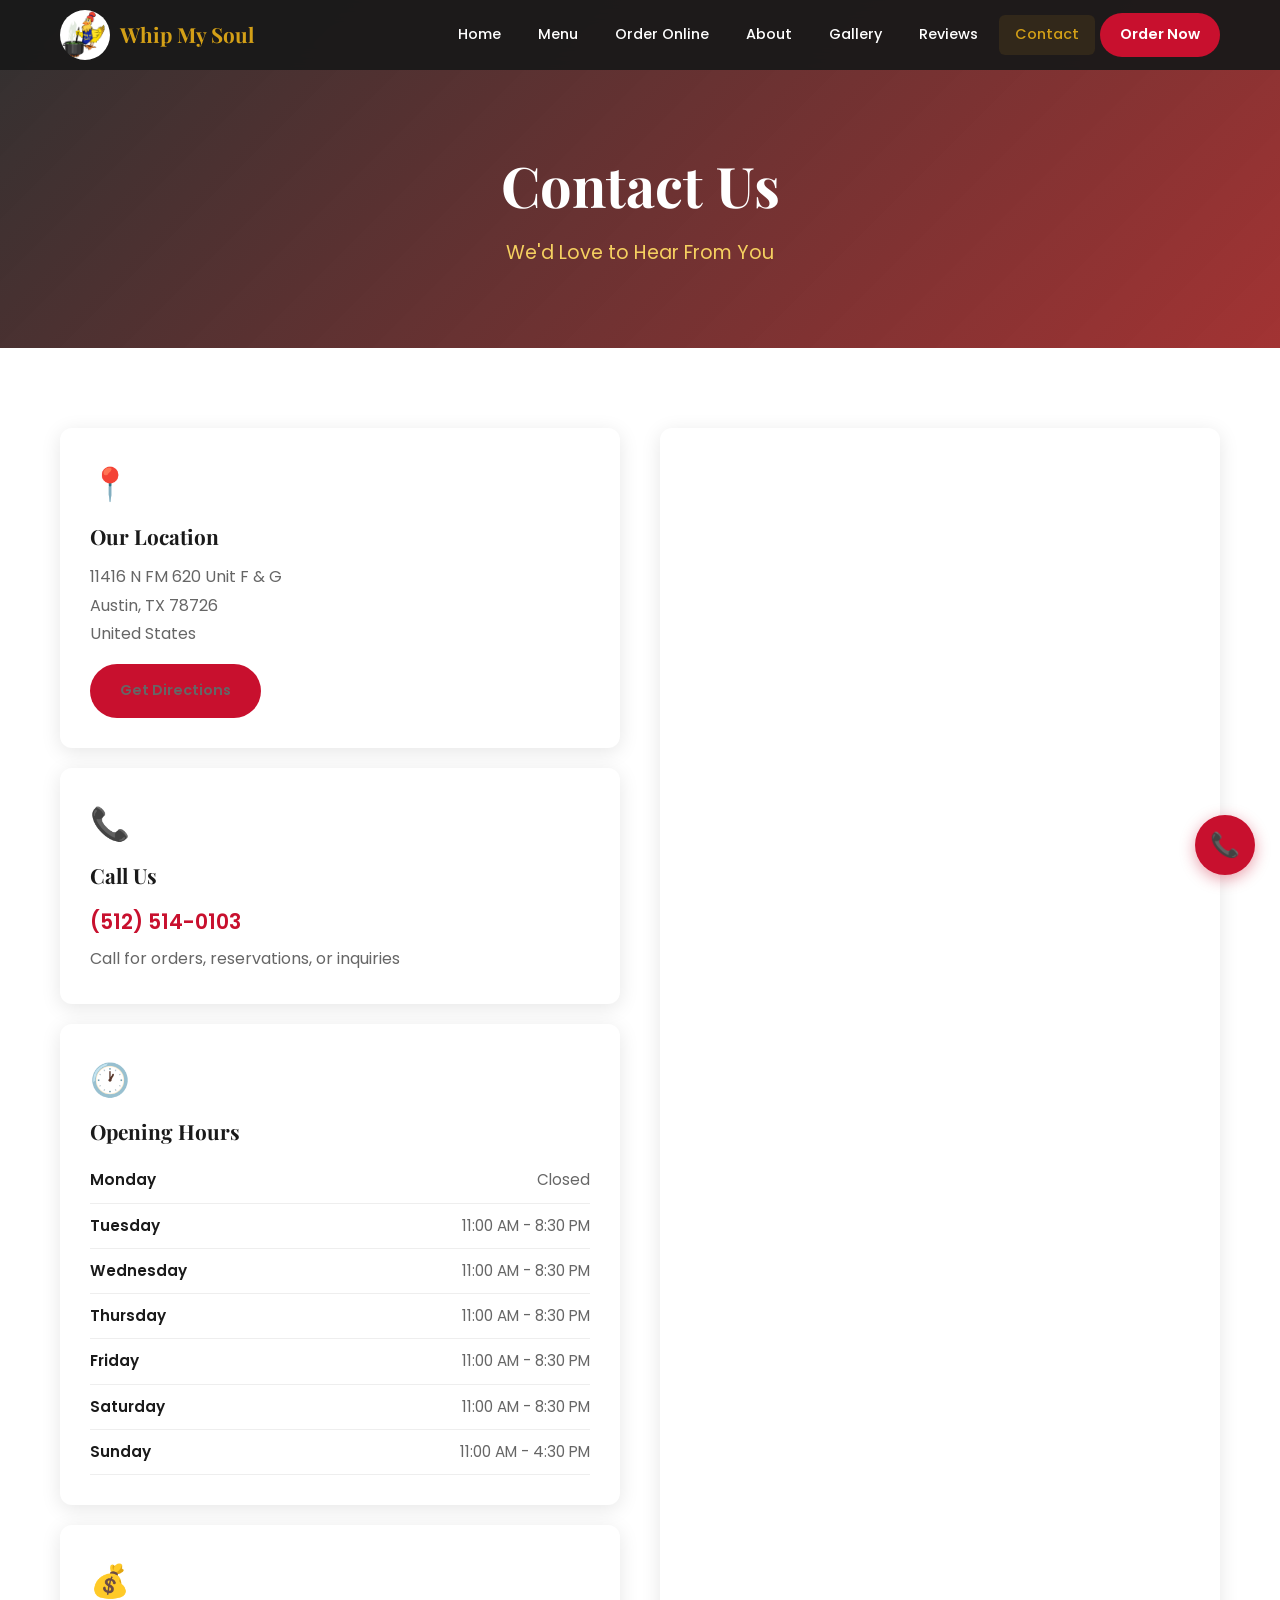
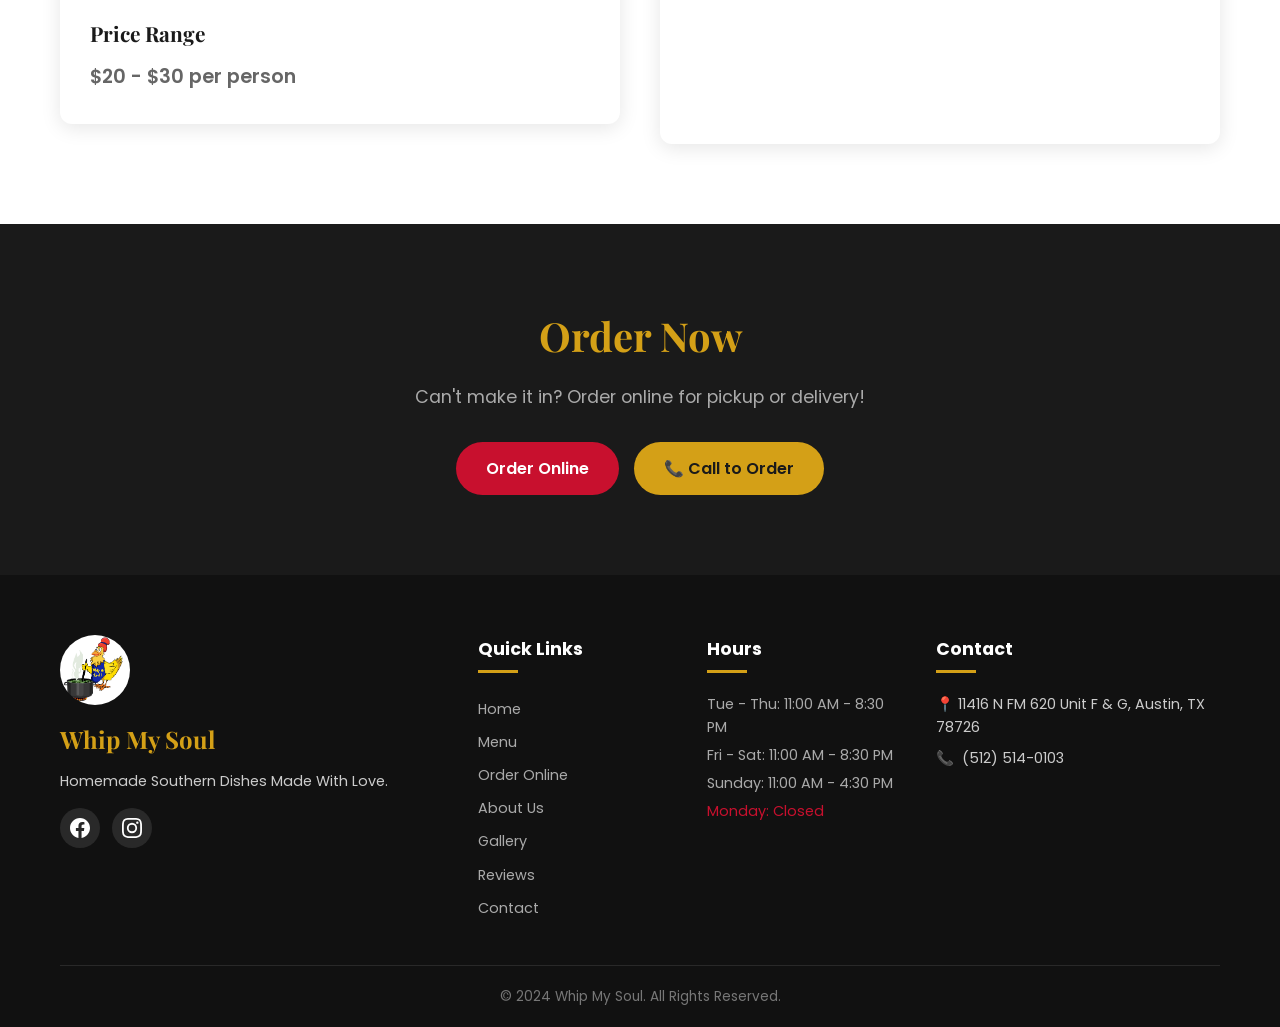
<file: contact.html>
<!DOCTYPE html>
<html lang="en">
<head>
  <meta charset="UTF-8">
  <meta name="viewport" content="width=device-width, initial-scale=1.0">
  <meta name="description" content="Contact Whip My Soul - Visit us at 11416 N FM 620 Austin TX. Call (512) 514-0103. View our hours and location on Google Maps.">
  <title>Contact | Whip My Soul - Soul Food Restaurant Austin TX</title>
  <link rel="icon" type="image/png" href="favicon.png">
  <link href="https://fonts.googleapis.com/css2?family=Playfair+Display:wght@400;600;700&family=Poppins:wght@300;400;500;600;700&display=swap" rel="stylesheet">
  <link rel="stylesheet" href="css/style.css">
</head>
<body>

  <div class="loading-screen">
    <img src="images/logo.png" alt="Whip My Soul">
    <p>Whip My Soul</p>
  </div>

  <nav class="navbar">
    <div class="nav-container">
      <a href="index.html" class="nav-logo">
        <img src="images/logo.png" alt="Whip My Soul Logo">
        <span>Whip My Soul</span>
      </a>
      <div class="nav-links">
        <a href="index.html">Home</a>
        <a href="menu.html">Menu</a>
        <a href="order.html">Order Online</a>
        <a href="about.html">About</a>
        <a href="gallery.html">Gallery</a>
        <a href="reviews.html">Reviews</a>
        <a href="contact.html" class="active">Contact</a>
        <a href="order.html" class="nav-order-btn">Order Now</a>
      </div>
      <div class="mobile-toggle">
        <span></span><span></span><span></span>
      </div>
    </div>
  </nav>

  <section class="page-hero" style="background-image: linear-gradient(135deg, rgba(26,26,26,0.9), rgba(139,0,0,0.8)), url('https://images.unsplash.com/photo-1526367790999-0150786686a2?w=1920&q=80');">
    <h1>Contact Us</h1>
    <p>We'd Love to Hear From You</p>
  </section>

  <section class="section">
    <div class="container">
      <div class="contact-grid">
        <!-- Contact Info -->
        <div>
          <div class="contact-info-card">
            <div class="icon">&#128205;</div>
            <h3>Our Location</h3>
            <p>11416 N FM 620 Unit F &amp; G<br>Austin, TX 78726<br>United States</p>
            <a href="https://maps.google.com/?q=11416+N+FM+620+Unit+F+and+G+Austin+TX+78726" target="_blank" rel="noopener" class="btn btn-primary" style="margin-top:15px; font-size:0.9rem;">Get Directions</a>
          </div>

          <div class="contact-info-card">
            <div class="icon">&#128222;</div>
            <h3>Call Us</h3>
            <p><a href="tel:+15125140103" style="font-size:1.3rem; font-weight:600; color:var(--primary);">(512) 514-0103</a></p>
            <p style="margin-top:5px;">Call for orders, reservations, or inquiries</p>
          </div>

          <div class="contact-info-card">
            <div class="icon">&#128336;</div>
            <h3>Opening Hours</h3>
            <table class="hours-table" id="contact-hours-table">
              <!-- Dynamically rendered from localStorage by js/data.js -->
            </table>
          </div>

          <div class="contact-info-card">
            <div class="icon">&#128176;</div>
            <h3>Price Range</h3>
            <p style="font-size:1.2rem; font-weight:600;">$20 - $30 per person</p>
          </div>
        </div>

        <!-- Google Maps -->
        <div class="contact-map">
          <iframe
            src="https://www.google.com/maps/embed?pb=!1m18!1m12!1m3!1d3440.5!2d-97.79!3d30.44!2m3!1f0!2f0!3f0!3m2!1i1024!2i768!4f13.1!3m3!1m2!1s0x0%3A0x0!2s11416+N+FM+620+Austin+TX+78726!5e0!3m2!1sen!2sus!4v1700000000000"
            width="100%"
            height="100%"
            style="border:0; min-height:400px;"
            allowfullscreen=""
            loading="lazy"
            referrerpolicy="no-referrer-when-downgrade"
            title="Whip My Soul Location">
          </iframe>
        </div>
      </div>
    </div>
  </section>

  <!-- CTA -->
  <section class="section section-dark" style="text-align:center;">
    <div class="container">
      <h2 style="font-family:var(--font-heading); font-size:2.5rem; margin-bottom:15px; color:var(--gold);">Order Now</h2>
      <p style="color:#aaa; font-size:1.1rem; margin-bottom:30px;">Can't make it in? Order online for pickup or delivery!</p>
      <div style="display:flex; gap:15px; justify-content:center; flex-wrap:wrap;">
        <a href="order.html" class="btn btn-primary">Order Online</a>
        <a href="tel:+15125140103" class="btn btn-gold">&#128222; Call to Order</a>
      </div>
    </div>
  </section>

  <!-- Footer -->
  <footer class="footer">
    <div class="container">
      <div class="footer-grid">
        <div class="footer-brand">
          <img src="images/logo.png" alt="Whip My Soul Logo">
          <h3>Whip My Soul</h3>
          <p>Homemade Southern Dishes Made With Love.</p>
          <div class="social-links">
            <a href="https://facebook.com" target="_blank" rel="noopener" aria-label="Facebook"><svg width="20" height="20" viewBox="0 0 24 24" fill="currentColor"><path d="M24 12.073c0-6.627-5.373-12-12-12s-12 5.373-12 12c0 5.99 4.388 10.954 10.125 11.854v-8.385H7.078v-3.47h3.047V9.43c0-3.007 1.792-4.669 4.533-4.669 1.312 0 2.686.235 2.686.235v2.953H15.83c-1.491 0-1.956.925-1.956 1.874v2.25h3.328l-.532 3.47h-2.796v8.385C19.612 23.027 24 18.062 24 12.073z"/></svg></a>
            <a href="https://instagram.com" target="_blank" rel="noopener" aria-label="Instagram"><svg width="20" height="20" viewBox="0 0 24 24" fill="currentColor"><path d="M12 2.163c3.204 0 3.584.012 4.85.07 3.252.148 4.771 1.691 4.919 4.919.058 1.265.069 1.645.069 4.849 0 3.205-.012 3.584-.069 4.849-.149 3.225-1.664 4.771-4.919 4.919-1.266.058-1.644.07-4.85.07-3.204 0-3.584-.012-4.849-.07-3.26-.149-4.771-1.699-4.919-4.92-.058-1.265-.07-1.644-.07-4.849 0-3.204.013-3.583.07-4.849.149-3.227 1.664-4.771 4.919-4.919 1.266-.057 1.645-.069 4.849-.069zM12 0C8.741 0 8.333.014 7.053.072 2.695.272.273 2.69.073 7.052.014 8.333 0 8.741 0 12c0 3.259.014 3.668.072 4.948.2 4.358 2.618 6.78 6.98 6.98C8.333 23.986 8.741 24 12 24c3.259 0 3.668-.014 4.948-.072 4.354-.2 6.782-2.618 6.979-6.98.059-1.28.073-1.689.073-4.948 0-3.259-.014-3.667-.072-4.947-.196-4.354-2.617-6.78-6.979-6.98C15.668.014 15.259 0 12 0zm0 5.838a6.162 6.162 0 100 12.324 6.162 6.162 0 000-12.324zM12 16a4 4 0 110-8 4 4 0 010 8zm6.406-11.845a1.44 1.44 0 100 2.881 1.44 1.44 0 000-2.881z"/></svg></a>
          </div>
        </div>
        <div>
          <h4>Quick Links</h4>
          <div class="footer-links">
            <a href="index.html">Home</a><a href="menu.html">Menu</a><a href="order.html">Order Online</a><a href="about.html">About Us</a><a href="gallery.html">Gallery</a><a href="reviews.html">Reviews</a><a href="contact.html">Contact</a>
          </div>
        </div>
        <div>
          <h4>Hours</h4>
          <div class="footer-links" id="footer-hours">
            <!-- Dynamically rendered from localStorage by js/data.js -->
          </div>
        </div>
        <div class="footer-contact">
          <h4>Contact</h4>
          <p>&#128205; 11416 N FM 620 Unit F &amp; G, Austin, TX 78726</p>
          <p>&#128222; <a href="tel:+15125140103">(512) 514-0103</a></p>
        </div>
      </div>
      <div class="footer-bottom">
        <p>&copy; 2024 Whip My Soul. All Rights Reserved.</p>
      </div>
    </div>
  </footer>

  <a href="tel:+15125140103" class="click-to-call" aria-label="Call us">&#128222;</a>
  <script src="js/data.js" defer></script>
  <script src="js/main.js" defer></script>
</body>
</html>
</file>
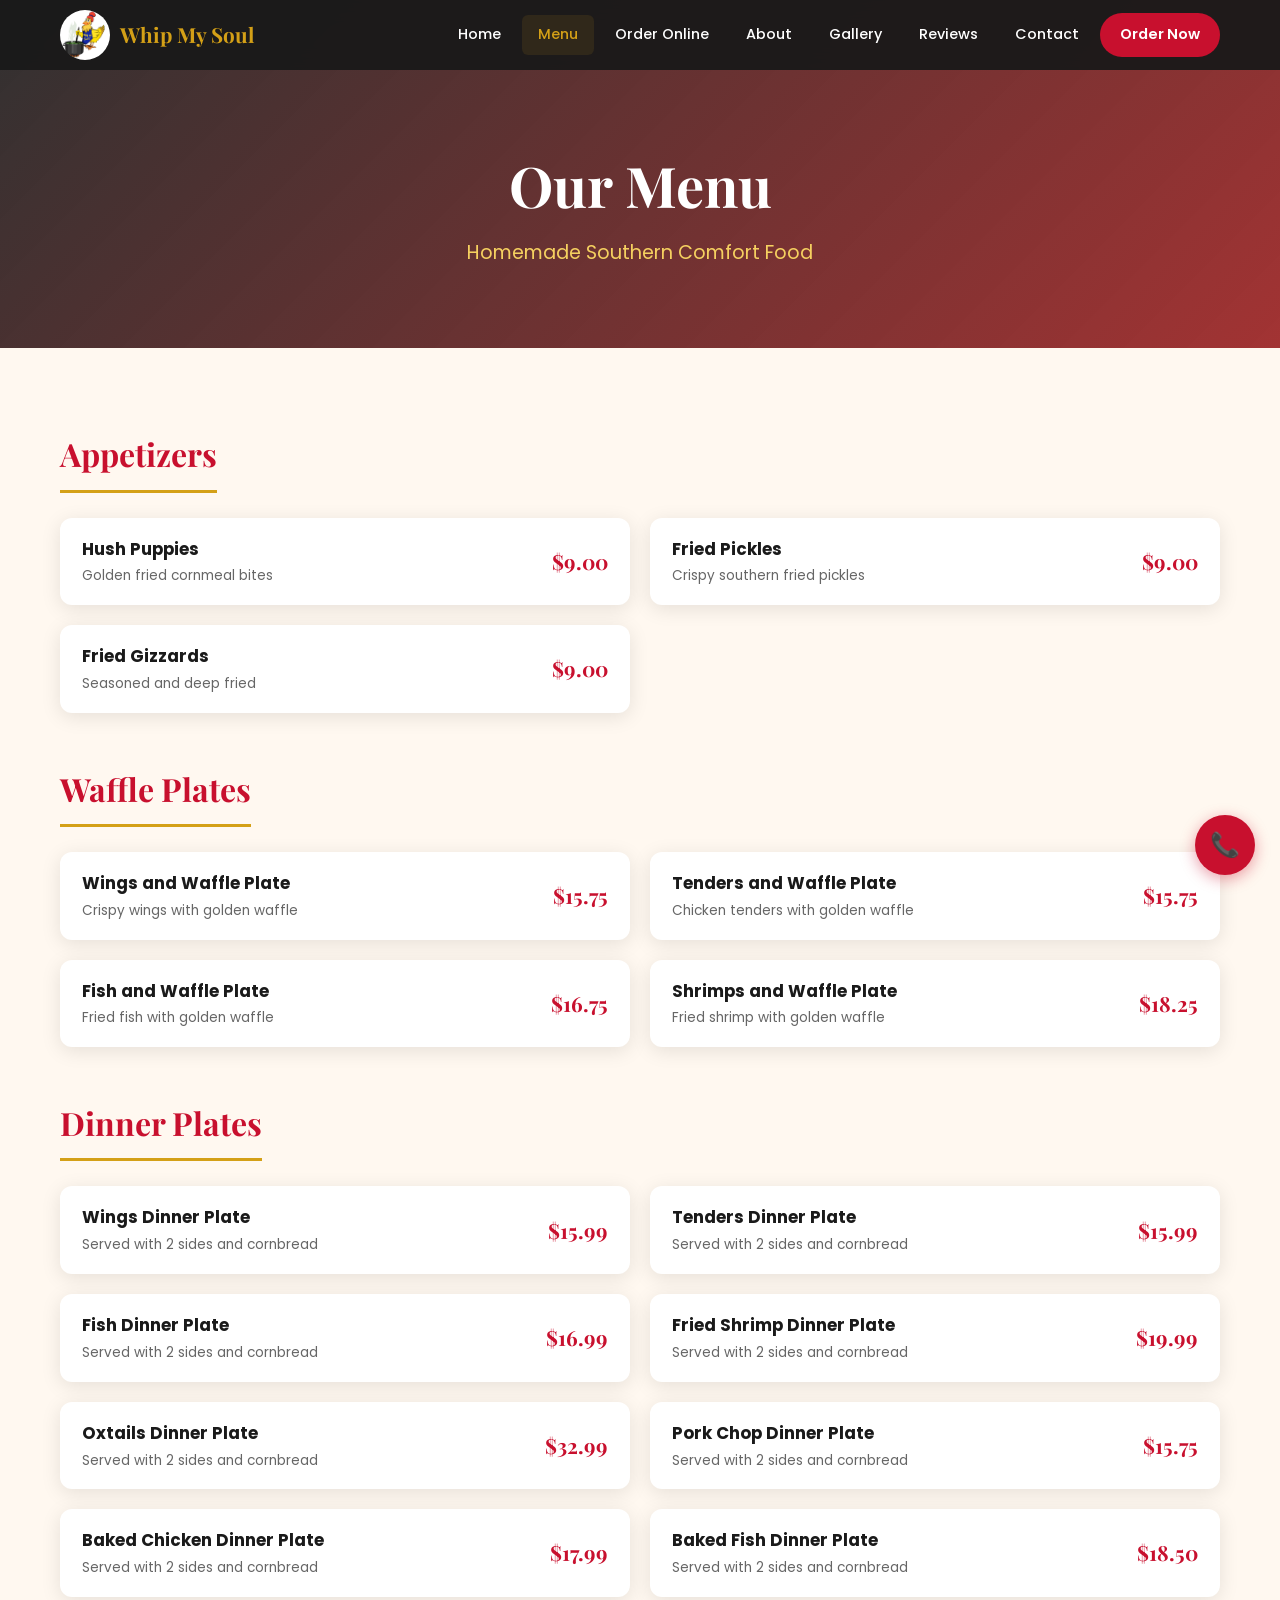
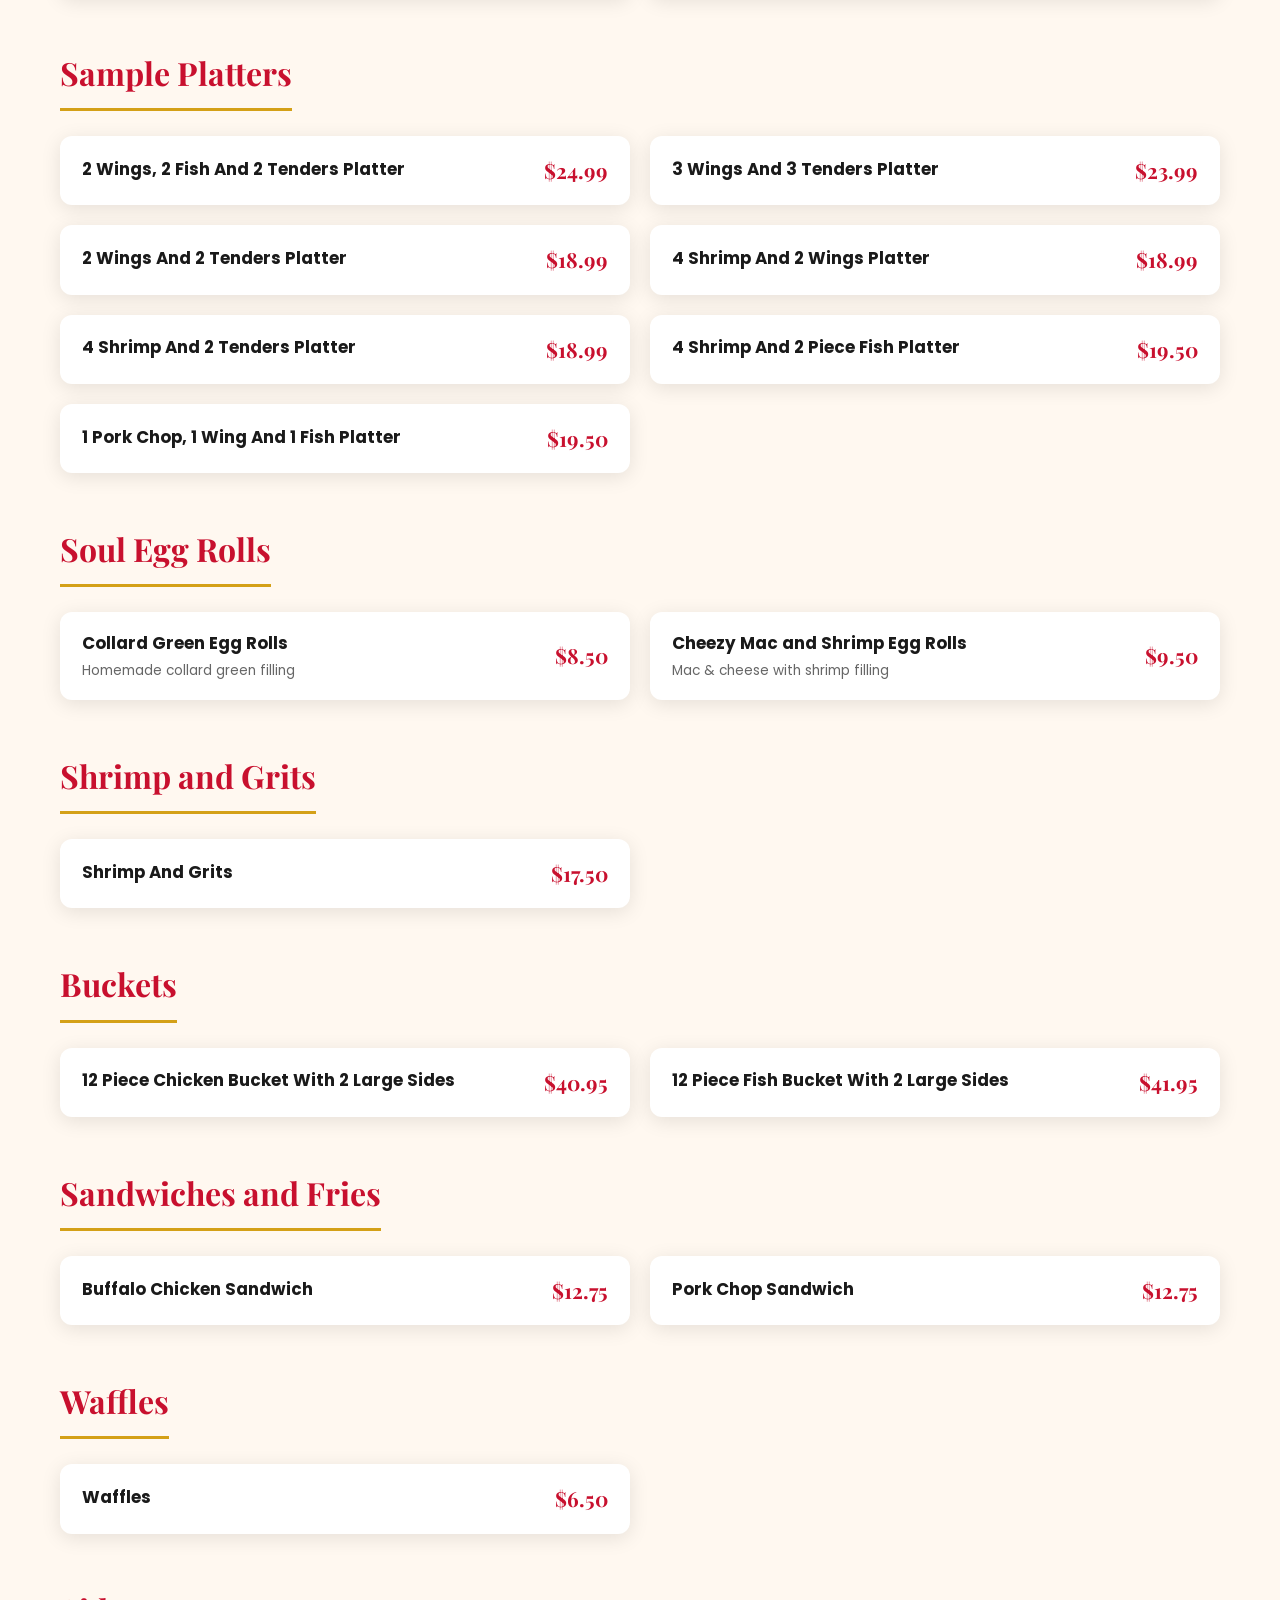
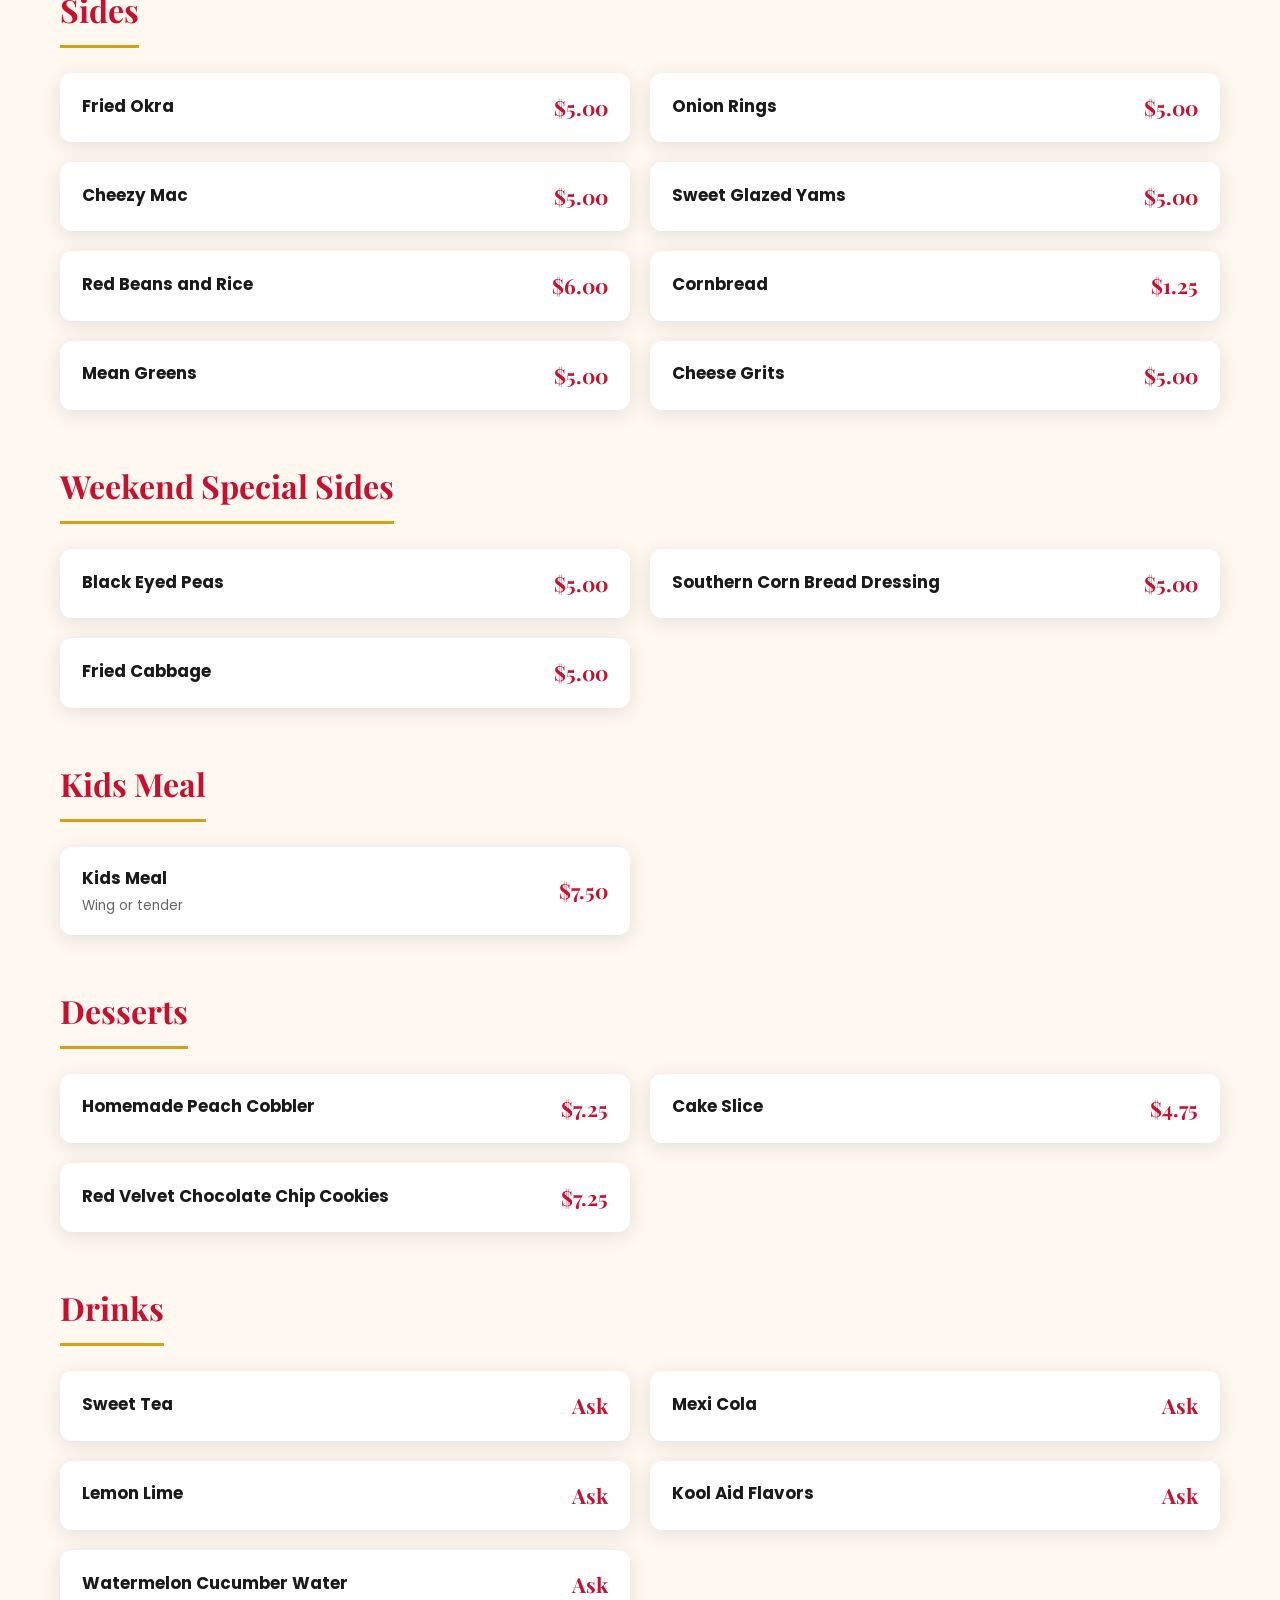
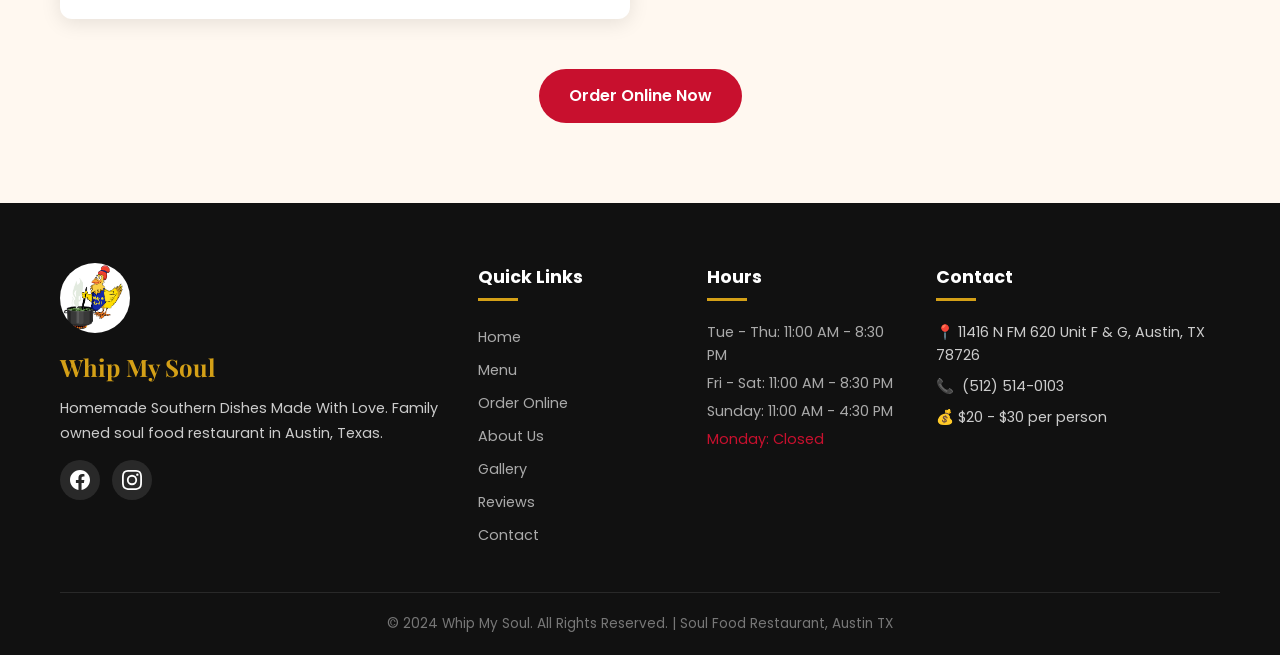
<file: menu.html>
<!DOCTYPE html>
<html lang="en">
<head>
  <meta charset="UTF-8">
  <meta name="viewport" content="width=device-width, initial-scale=1.0">
  <meta name="description" content="Whip My Soul Menu - Soul food favorites including catfish, oxtails, fried chicken, waffles, and homemade sides. Austin, TX.">
  <title>Menu | Whip My Soul - Soul Food Restaurant Austin TX</title>
  <link rel="icon" type="image/png" href="favicon.png">
  <link href="https://fonts.googleapis.com/css2?family=Playfair+Display:wght@400;600;700&family=Poppins:wght@300;400;500;600;700&display=swap" rel="stylesheet">
  <link rel="stylesheet" href="css/style.css">
</head>
<body>

  <!-- Loading Screen -->
  <div class="loading-screen">
    <img src="images/logo.png" alt="Whip My Soul">
    <p>Whip My Soul</p>
  </div>

  <!-- Navigation -->
  <nav class="navbar">
    <div class="nav-container">
      <a href="index.html" class="nav-logo">
        <img src="images/logo.png" alt="Whip My Soul Logo">
        <span>Whip My Soul</span>
      </a>
      <div class="nav-links">
        <a href="index.html">Home</a>
        <a href="menu.html" class="active">Menu</a>
        <a href="order.html">Order Online</a>
        <a href="about.html">About</a>
        <a href="gallery.html">Gallery</a>
        <a href="reviews.html">Reviews</a>
        <a href="contact.html">Contact</a>
        <a href="order.html" class="nav-order-btn">Order Now</a>
      </div>
      <div class="mobile-toggle">
        <span></span><span></span><span></span>
      </div>
    </div>
  </nav>

  <!-- Page Hero -->
  <section class="page-hero">
    <h1>Our Menu</h1>
    <p>Homemade Southern Comfort Food</p>
  </section>

  <!-- Menu Content -->
  <section class="section section-cream">
    <div class="container">

      <!-- Dynamic menu content rendered from localStorage by js/data.js -->
      <div id="dynamic-menu">

      <!-- Appetizers (static fallback, replaced by JS) -->
      <div class="menu-section">
        <h3 class="menu-section-title">Appetizers</h3>
        <div class="menu-grid">
          <div class="menu-item">
            <div class="menu-item-info">
              <h4>Hush Puppies</h4>
              <p>12 pieces</p>
            </div>
            <span class="menu-item-price">$9.00</span>
          </div>
          <div class="menu-item">
            <div class="menu-item-info">
              <h4>Fried Pickles</h4>
            </div>
            <span class="menu-item-price">$9.00</span>
          </div>
          <div class="menu-item">
            <div class="menu-item-info">
              <h4>Fried Gizzards</h4>
              <p>15 pieces</p>
            </div>
            <span class="menu-item-price">$9.00</span>
          </div>
        </div>
      </div>

      <!-- Waffle Plates -->
      <div class="menu-section">
        <h3 class="menu-section-title">Waffle Plates</h3>
        <div class="menu-grid">
          <div class="menu-item">
            <div class="menu-item-info">
              <h4>Wings and Waffle Plate</h4>
            </div>
            <span class="menu-item-price">$15.75</span>
          </div>
          <div class="menu-item">
            <div class="menu-item-info">
              <h4>Tenders and Waffle Plate</h4>
            </div>
            <span class="menu-item-price">$15.75</span>
          </div>
          <div class="menu-item">
            <div class="menu-item-info">
              <h4>Fish and Waffle Plate</h4>
            </div>
            <span class="menu-item-price">$16.75</span>
          </div>
          <div class="menu-item">
            <div class="menu-item-info">
              <h4>Shrimps and Waffle Plate</h4>
              <p>7 pieces shrimp</p>
            </div>
            <span class="menu-item-price">$18.25</span>
          </div>
        </div>
      </div>

      <!-- Dinner Plates -->
      <div class="menu-section">
        <h3 class="menu-section-title">Dinner Plates</h3>
        <div class="menu-grid">
          <div class="menu-item">
            <div class="menu-item-info">
              <h4>Wings Dinner Plate</h4>
            </div>
            <span class="menu-item-price">$15.99</span>
          </div>
          <div class="menu-item">
            <div class="menu-item-info">
              <h4>Tenders Dinner Plate</h4>
            </div>
            <span class="menu-item-price">$15.99</span>
          </div>
          <div class="menu-item">
            <div class="menu-item-info">
              <h4>Fish Dinner Plate</h4>
            </div>
            <span class="menu-item-price">$16.99</span>
          </div>
          <div class="menu-item">
            <div class="menu-item-info">
              <h4>Fried Shrimp Dinner Plate</h4>
              <p>7 pieces fried shrimp</p>
            </div>
            <span class="menu-item-price">$19.99</span>
          </div>
          <div class="menu-item">
            <div class="menu-item-info">
              <h4>1 Lb. Oxtails Dinner Plate</h4>
            </div>
            <span class="menu-item-price">$32.99</span>
          </div>
          <div class="menu-item">
            <div class="menu-item-info">
              <h4>Pork Chop Dinner Plate</h4>
            </div>
            <span class="menu-item-price">$15.75</span>
          </div>
          <div class="menu-item">
            <div class="menu-item-info">
              <h4>Baked Chicken Dinner Plate</h4>
            </div>
            <span class="menu-item-price">$17.99</span>
          </div>
          <div class="menu-item">
            <div class="menu-item-info">
              <h4>Baked Fish Dinner Plate</h4>
              <p>Cooked to orderl 25 mins</p>
            </div>
            <span class="menu-item-price">$18.50</span>
          </div>
        </div>
      </div>

      <!-- Sample Platters -->
      <div class="menu-section">
        <h3 class="menu-section-title">Sample Platters</h3>
        <div class="menu-grid">
          <div class="menu-item">
            <div class="menu-item-info">
              <h4>2 Wings, 2 Fish And 2 Tenders Platter</h4>
            </div>
            <span class="menu-item-price">$24.99</span>
          </div>
          <div class="menu-item">
            <div class="menu-item-info">
              <h4>3 Wings And 3 Tenders Platter</h4>
            </div>
            <span class="menu-item-price">$23.99</span>
          </div>
          <div class="menu-item">
            <div class="menu-item-info">
              <h4>2 Wings And 2 Tenders Platter</h4>
            </div>
            <span class="menu-item-price">$18.99</span>
          </div>
          <div class="menu-item">
            <div class="menu-item-info">
              <h4>4 Shrimp And 2 Wings Platter</h4></h4>
            </div>
            <span class="menu-item-price">$18.99</span>
          </div>
          <div class="menu-item">
            <div class="menu-item-info">
              <h4>4 Shrimp And 2 Tenders Platter</h4></h4>
            </div>
            <span class="menu-item-price">$18.99</span>
          </div>
          <div class="menu-item">
            <div class="menu-item-info">
              <h4>4 Shrimp And 2 Piece Fish Platter</h4>
            </div>
            <span class="menu-item-price">$19.50</span>
          </div>
          <div class="menu-item">
            <div class="menu-item-info">
              <h4>1 Pork Chop, 1 Wing And 1 Fish Platter</h4>
            </div>
            <span class="menu-item-price">$19.50</span>
          </div>
        </div>
      </div>

      <!-- Soul Egg Rolls -->
      <div class="menu-section">
        <h3 class="menu-section-title">Soul Egg Rolls</h3>
        <div class="menu-grid">
          <div class="menu-item">
            <div class="menu-item-info">
              <h4>Collard Green Egg Rolls</h4>
              <p>Homemade collard green filling</p>
            </div>
            <span class="menu-item-price">$8.50</span>
          </div>
          <div class="menu-item">
            <div class="menu-item-info">
              <h4>Cheezy Mac and Shrimp Egg Rolls</h4>
              <p>Mac & cheese with shrimp filling</p>
            </div>
            <span class="menu-item-price">$9.50</span>
          </div>
        </div>
      </div>

      <!-- Shrimp and Grits -->
      <div class="menu-section">
        <h3 class="menu-section-title">Shrimp and Grits</h3>
        <div class="menu-grid">
          <div class="menu-item">
            <div class="menu-item-info"><h4>Shrimp And Grits</h4></div>
            <span class="menu-item-price">$17.50</span>
          </div>
        </div>
      </div>

      <!-- Buckets -->
      <div class="menu-section">
        <h3 class="menu-section-title">Buckets</h3>
        <div class="menu-grid">
          <div class="menu-item">
            <div class="menu-item-info"><h4>12 Piece Chicken Bucket With 2 Large Sides</h4></div>
            <span class="menu-item-price">$40.95</span>
          </div>
          <div class="menu-item">
            <div class="menu-item-info"><h4>12 Piece Fish Bucket With 2 Large Sides</h4></div>
            <span class="menu-item-price">$41.95</span>
          </div>
        </div>
      </div>

      <!-- Sandwiches and Fries -->
      <div class="menu-section">
        <h3 class="menu-section-title">Sandwiches and Fries</h3>
        <div class="menu-grid">
          <div class="menu-item">
            <div class="menu-item-info"><h4>Buffalo Chicken Sandwich</h4></div>
            <span class="menu-item-price">$12.75</span>
          </div>
          <div class="menu-item">
            <div class="menu-item-info"><h4>Pork Chop Sandwich</h4></div>
            <span class="menu-item-price">$12.75</span>
          </div>
        </div>
      </div>

      <!-- Waffles -->
      <div class="menu-section">
        <h3 class="menu-section-title">Waffles</h3>
        <div class="menu-grid">
          <div class="menu-item">
            <div class="menu-item-info"><h4>Waffles</h4></div>
            <span class="menu-item-price">$6.50</span>
          </div>
        </div>
      </div>

      <!-- Sides -->
      <div class="menu-section">
        <h3 class="menu-section-title">Sides</h3>
        <div class="menu-grid">
          <div class="menu-item">
            <div class="menu-item-info"><h4>Fried Okra</h4></div>
            <span class="menu-item-price">$5.00</span>
          </div>
          <div class="menu-item">
            <div class="menu-item-info"><h4>Onion Rings</h4></div>
            <span class="menu-item-price">$5.00</span>
          </div>
          <div class="menu-item">
            <div class="menu-item-info"><h4>Cheezy Mac</h4></div>
            <span class="menu-item-price">$5.00</span>
          </div>
          <div class="menu-item">
            <div class="menu-item-info"><h4>Sweet Glazed Yams</h4></div>
            <span class="menu-item-price">$5.00</span>
          </div>
          <div class="menu-item">
            <div class="menu-item-info"><h4>Red Beans and Rice</h4></div>
            <span class="menu-item-price">$6.00</span>
          </div>
          <div class="menu-item">
            <div class="menu-item-info"><h4>Cornbread</h4><p>1 piece</p></div>
            <span class="menu-item-price">$1.25</span>
          </div>
          <div class="menu-item">
            <div class="menu-item-info"><h4>Waffle Fries</h4></div>
            <span class="menu-item-price">$5.00</span>
          </div>
          <div class="menu-item">
            <div class="menu-item-info"><h4>Hush Puppies</h4></div>
            <span class="menu-item-price">$5.00</span>
          </div>
          <div class="menu-item">
            <div class="menu-item-info"><h4>Mean Greens</h4></div>
            <span class="menu-item-price">$5.00</span>
          </div>
          <div class="menu-item">
            <div class="menu-item-info"><h4>Cheese Grits</h4></div>
            <span class="menu-item-price">$5.00</span>
          </div>
        </div>
      </div>
      
      <!-- Weekend Special Sides -->
      <div class="menu-section">
        <h3 class="menu-section-title">Weekend Special Sides</h3>
        <div class="menu-grid">
          <div class="menu-item">
            <div class="menu-item-info"><h4>Black Eyed Peas</h4></div>
            <span class="menu-item-price">$5.00</span>
          </div>
          <div class="menu-item">
            <div class="menu-item-info"><h4>Southern Corn Bread Dressing</h4></div>
            <span class="menu-item-price">$5.00</span>
          </div>
          <div class="menu-item">
            <div class="menu-item-info"><h4>Fried Cabbage</h4></div>
            <span class="menu-item-price">$5.00</span>
          </div>
        </div>
      </div>

     <!-- Kids Meal -->
      <div class="menu-section">
        <h3 class="menu-section-title">Kids Meal</h3>
        <div class="menu-grid">
          <div class="menu-item">
            <div class="menu-item-info"><h4>Kids Meal</h4><p>Wing or tender</p></div>
            <span class="menu-item-price">$7.50</span>
          </div>
        </div>
      </div>

      <!-- Desserts -->
      <div class="menu-section">
        <h3 class="menu-section-title">Desserts</h3>
        <div class="menu-grid">
          <div class="menu-item">
            <div class="menu-item-info"><h4>Homemade Peach Cobbler</h4></div>
            <span class="menu-item-price">$7.25</span>
          </div>
          <div class="menu-item">
            <div class="menu-item-info"><h4>Assorted Cake Slice</h4></div>
            <span class="menu-item-price">$4.75</span>
          </div>
          <div class="menu-item">
            <div class="menu-item-info"><h4>Red Velvet Chocolate Chip Cookies</h4><p>1/2 dozen</p></div>
            <span class="menu-item-price">$7.25</span>
          </div>
        </div>
      </div>

      <!-- Drinks -->
      <div class="menu-section">
        <h3 class="menu-section-title">Drinks</h3>
        <div class="menu-grid">
          <div class="menu-item">
            <div class="menu-item-info"><h4>Sweet Tea</h4></div>
            <span class="menu-item-price">$3.50</span>
          </div>
          <div class="menu-item">
            <div class="menu-item-info"><h4>Mexi Cola</h4></div>
            <span class="menu-item-price">$3.50</span>
          </div>
          <div class="menu-item">
            <div class="menu-item-info"><h4>Lemon Lime</h4></div>
            <span class="menu-item-price">$3.50</span>
          </div>
          <div class="menu-item">
            <div class="menu-item-info"><h4>Doppleganger</h4></div>
            <span class="menu-item-price">$3.50</span>
          </div>
          <div class="menu-item">
            <div class="menu-item-info"><h4>Diet Mexi Cola</h4></div>
            <span class="menu-item-price">$3.50</span>
          </div>
          <div class="menu-item">
            <div class="menu-item-info"><h4>Watermelon Cucumber Water</h4></div>
            <span class="menu-item-price">$3.50</span>
          </div>
        </div>
      </div>

      </div><!-- end #dynamic-menu -->

      <!-- CTA -->
      <div style="text-align:center; margin-top:50px;">
        <a href="order.html" class="btn btn-primary">Order Online Now</a>
      </div>

    </div>
  </section>

  <!-- Footer -->
  <footer class="footer">
    <div class="container">
      <div class="footer-grid">
        <div class="footer-brand">
          <img src="images/logo.png" alt="Whip My Soul Logo">
          <h3>Whip My Soul</h3>
          <p>Homemade Southern Dishes Made With Love. Family owned soul food restaurant in Austin, Texas.</p>
          <div class="social-links">
            <a href="https://facebook.com" target="_blank" rel="noopener" aria-label="Facebook"><svg width="20" height="20" viewBox="0 0 24 24" fill="currentColor"><path d="M24 12.073c0-6.627-5.373-12-12-12s-12 5.373-12 12c0 5.99 4.388 10.954 10.125 11.854v-8.385H7.078v-3.47h3.047V9.43c0-3.007 1.792-4.669 4.533-4.669 1.312 0 2.686.235 2.686.235v2.953H15.83c-1.491 0-1.956.925-1.956 1.874v2.25h3.328l-.532 3.47h-2.796v8.385C19.612 23.027 24 18.062 24 12.073z"/></svg></a>
            <a href="https://instagram.com" target="_blank" rel="noopener" aria-label="Instagram"><svg width="20" height="20" viewBox="0 0 24 24" fill="currentColor"><path d="M12 2.163c3.204 0 3.584.012 4.85.07 3.252.148 4.771 1.691 4.919 4.919.058 1.265.069 1.645.069 4.849 0 3.205-.012 3.584-.069 4.849-.149 3.225-1.664 4.771-4.919 4.919-1.266.058-1.644.07-4.85.07-3.204 0-3.584-.012-4.849-.07-3.26-.149-4.771-1.699-4.919-4.92-.058-1.265-.07-1.644-.07-4.849 0-3.204.013-3.583.07-4.849.149-3.227 1.664-4.771 4.919-4.919 1.266-.057 1.645-.069 4.849-.069zM12 0C8.741 0 8.333.014 7.053.072 2.695.272.273 2.69.073 7.052.014 8.333 0 8.741 0 12c0 3.259.014 3.668.072 4.948.2 4.358 2.618 6.78 6.98 6.98C8.333 23.986 8.741 24 12 24c3.259 0 3.668-.014 4.948-.072 4.354-.2 6.782-2.618 6.979-6.98.059-1.28.073-1.689.073-4.948 0-3.259-.014-3.667-.072-4.947-.196-4.354-2.617-6.78-6.979-6.98C15.668.014 15.259 0 12 0zm0 5.838a6.162 6.162 0 100 12.324 6.162 6.162 0 000-12.324zM12 16a4 4 0 110-8 4 4 0 010 8zm6.406-11.845a1.44 1.44 0 100 2.881 1.44 1.44 0 000-2.881z"/></svg></a>
          </div>
        </div>
        <div>
          <h4>Quick Links</h4>
          <div class="footer-links">
            <a href="index.html">Home</a>
            <a href="menu.html">Menu</a>
            <a href="order.html">Order Online</a>
            <a href="about.html">About Us</a>
            <a href="gallery.html">Gallery</a>
            <a href="reviews.html">Reviews</a>
            <a href="contact.html">Contact</a>
          </div>
        </div>
        <div>
          <h4>Hours</h4>
          <div class="footer-links" id="footer-hours">
            <!-- Dynamically rendered from localStorage by js/data.js -->
          </div>
        </div>
        <div class="footer-contact">
          <h4>Contact</h4>
          <p>&#128205; 11416 N FM 620 Unit F &amp; G, Austin, TX 78726</p>
          <p>&#128222; <a href="tel:+15125140103">(512) 514-0103</a></p>
          <p>&#128176; $20 - $30 per person</p>
        </div>
      </div>
      <div class="footer-bottom">
        <p>&copy; 2024 Whip My Soul. All Rights Reserved. | Soul Food Restaurant, Austin TX</p>
      </div>
    </div>
  </footer>

  <a href="tel:+15125140103" class="click-to-call" aria-label="Call us">&#128222;</a>
  <script src="js/data.js" defer></script>
  <script src="js/main.js" defer></script>
</body>
</html>
</file>
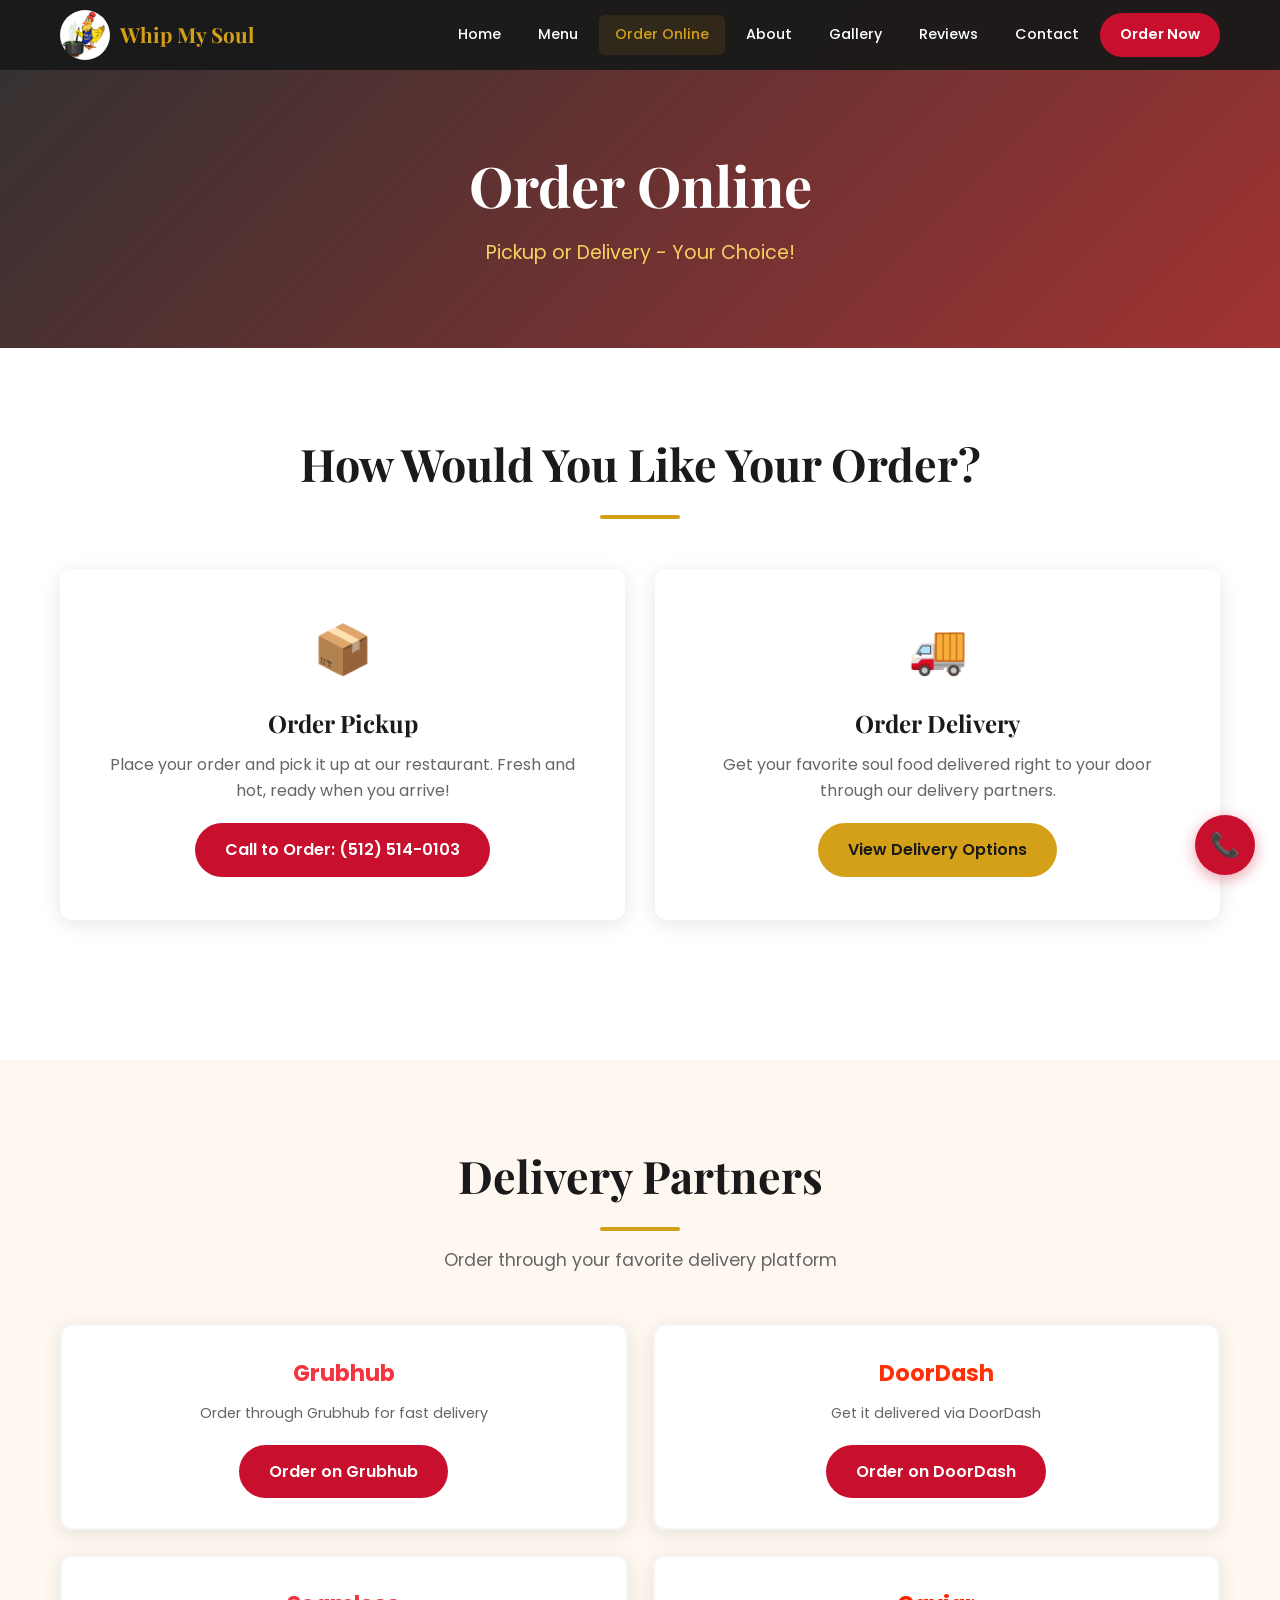
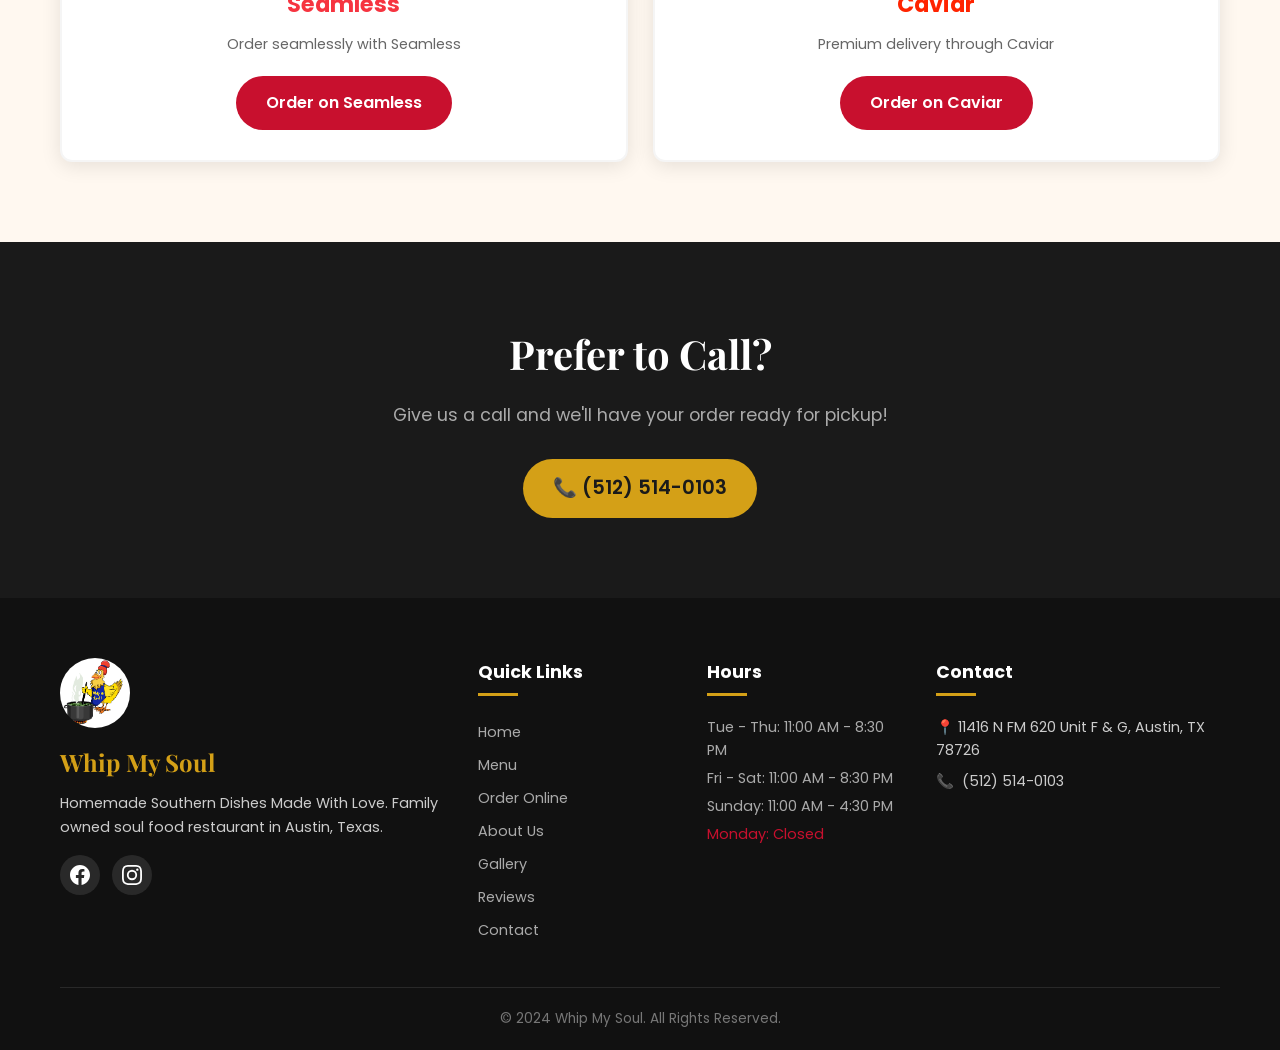
<file: order.html>
<!DOCTYPE html>
<html lang="en">
<head>
  <meta charset="UTF-8">
  <meta name="viewport" content="width=device-width, initial-scale=1.0">
  <meta name="description" content="Order Whip My Soul online for pickup or delivery. Available on Grubhub, DoorDash, Seamless, and Caviar.">
  <title>Order Online | Whip My Soul - Soul Food Restaurant Austin TX</title>
  <link rel="icon" type="image/png" href="favicon.png">
  <link href="https://fonts.googleapis.com/css2?family=Playfair+Display:wght@400;600;700&family=Poppins:wght@300;400;500;600;700&display=swap" rel="stylesheet">
  <link rel="stylesheet" href="css/style.css">
</head>
<body>

  <div class="loading-screen">
    <img src="images/logo.png" alt="Whip My Soul">
    <p>Whip My Soul</p>
  </div>

  <nav class="navbar">
    <div class="nav-container">
      <a href="index.html" class="nav-logo">
        <img src="images/logo.png" alt="Whip My Soul Logo">
        <span>Whip My Soul</span>
      </a>
      <div class="nav-links">
        <a href="index.html">Home</a>
        <a href="menu.html">Menu</a>
        <a href="order.html" class="active">Order Online</a>
        <a href="about.html">About</a>
        <a href="gallery.html">Gallery</a>
        <a href="reviews.html">Reviews</a>
        <a href="contact.html">Contact</a>
        <a href="order.html" class="nav-order-btn">Order Now</a>
      </div>
      <div class="mobile-toggle">
        <span></span><span></span><span></span>
      </div>
    </div>
  </nav>

  <section class="page-hero" style="background-image: linear-gradient(135deg, rgba(26,26,26,0.9), rgba(139,0,0,0.8)), url('https://images.unsplash.com/photo-1526367790999-0150786686a2?w=1920&q=80');">
    <h1>Order Online</h1>
    <p>Pickup or Delivery - Your Choice!</p>
  </section>

  <!-- Order Type -->
  <section class="section">
    <div class="container">
      <div class="section-header">
        <h2>How Would You Like Your Order?</h2>
        <div class="divider"></div>
      </div>
      <div class="order-options">
        <div class="order-type-card">
          <div class="icon">&#128230;</div>
          <h3>Order Pickup</h3>
          <p>Place your order and pick it up at our restaurant. Fresh and hot, ready when you arrive!</p>
          <a href="tel:+15125140103" class="btn btn-primary">Call to Order: (512) 514-0103</a>
        </div>
        <div class="order-type-card">
          <div class="icon">&#128666;</div>
          <h3>Order Delivery</h3>
          <p>Get your favorite soul food delivered right to your door through our delivery partners.</p>
          <a href="#delivery-platforms" class="btn btn-gold">View Delivery Options</a>
        </div>
      </div>
    </div>
  </section>

  <!-- Delivery Platforms -->
  <section class="section section-cream" id="delivery-platforms">
    <div class="container">
      <div class="section-header">
        <h2>Delivery Partners</h2>
        <div class="divider"></div>
        <p>Order through your favorite delivery platform</p>
      </div>
      <div class="delivery-platforms">
        <div class="platform-card">
          <h3 style="color: #F63440;">Grubhub</h3>
          <p>Order through Grubhub for fast delivery</p>
          <a href="https://www.grubhub.com" target="_blank" rel="noopener" class="btn btn-primary">Order on Grubhub</a>
        </div>
        <div class="platform-card">
          <h3 style="color: #FF3008;">DoorDash</h3>
          <p>Get it delivered via DoorDash</p>
          <a href="https://www.doordash.com" target="_blank" rel="noopener" class="btn btn-primary">Order on DoorDash</a>
        </div>
        <div class="platform-card">
          <h3 style="color: #F63440;">Seamless</h3>
          <p>Order seamlessly with Seamless</p>
          <a href="https://www.seamless.com" target="_blank" rel="noopener" class="btn btn-primary">Order on Seamless</a>
        </div>
        <div class="platform-card">
          <h3 style="color: #FF2400;">Caviar</h3>
          <p>Premium delivery through Caviar</p>
          <a href="https://www.trycaviar.com" target="_blank" rel="noopener" class="btn btn-primary">Order on Caviar</a>
        </div>
      </div>
    </div>
  </section>

  <!-- Call to Order -->
  <section class="section section-dark" style="text-align: center;">
    <div class="container">
      <h2 style="font-family: var(--font-heading); font-size: 2.5rem; margin-bottom: 15px; color: var(--white);">Prefer to Call?</h2>
      <p style="color: #aaa; font-size: 1.1rem; margin-bottom: 30px;">Give us a call and we'll have your order ready for pickup!</p>
      <a href="tel:+15125140103" class="btn btn-gold" style="font-size: 1.2rem;">&#128222; (512) 514-0103</a>
    </div>
  </section>

  <!-- Footer -->
  <footer class="footer">
    <div class="container">
      <div class="footer-grid">
        <div class="footer-brand">
          <img src="images/logo.png" alt="Whip My Soul Logo">
          <h3>Whip My Soul</h3>
          <p>Homemade Southern Dishes Made With Love. Family owned soul food restaurant in Austin, Texas.</p>
          <div class="social-links">
            <a href="https://facebook.com" target="_blank" rel="noopener" aria-label="Facebook"><svg width="20" height="20" viewBox="0 0 24 24" fill="currentColor"><path d="M24 12.073c0-6.627-5.373-12-12-12s-12 5.373-12 12c0 5.99 4.388 10.954 10.125 11.854v-8.385H7.078v-3.47h3.047V9.43c0-3.007 1.792-4.669 4.533-4.669 1.312 0 2.686.235 2.686.235v2.953H15.83c-1.491 0-1.956.925-1.956 1.874v2.25h3.328l-.532 3.47h-2.796v8.385C19.612 23.027 24 18.062 24 12.073z"/></svg></a>
            <a href="https://instagram.com" target="_blank" rel="noopener" aria-label="Instagram"><svg width="20" height="20" viewBox="0 0 24 24" fill="currentColor"><path d="M12 2.163c3.204 0 3.584.012 4.85.07 3.252.148 4.771 1.691 4.919 4.919.058 1.265.069 1.645.069 4.849 0 3.205-.012 3.584-.069 4.849-.149 3.225-1.664 4.771-4.919 4.919-1.266.058-1.644.07-4.85.07-3.204 0-3.584-.012-4.849-.07-3.26-.149-4.771-1.699-4.919-4.92-.058-1.265-.07-1.644-.07-4.849 0-3.204.013-3.583.07-4.849.149-3.227 1.664-4.771 4.919-4.919 1.266-.057 1.645-.069 4.849-.069zM12 0C8.741 0 8.333.014 7.053.072 2.695.272.273 2.69.073 7.052.014 8.333 0 8.741 0 12c0 3.259.014 3.668.072 4.948.2 4.358 2.618 6.78 6.98 6.98C8.333 23.986 8.741 24 12 24c3.259 0 3.668-.014 4.948-.072 4.354-.2 6.782-2.618 6.979-6.98.059-1.28.073-1.689.073-4.948 0-3.259-.014-3.667-.072-4.947-.196-4.354-2.617-6.78-6.979-6.98C15.668.014 15.259 0 12 0zm0 5.838a6.162 6.162 0 100 12.324 6.162 6.162 0 000-12.324zM12 16a4 4 0 110-8 4 4 0 010 8zm6.406-11.845a1.44 1.44 0 100 2.881 1.44 1.44 0 000-2.881z"/></svg></a>
          </div>
        </div>
        <div>
          <h4>Quick Links</h4>
          <div class="footer-links">
            <a href="index.html">Home</a><a href="menu.html">Menu</a><a href="order.html">Order Online</a><a href="about.html">About Us</a><a href="gallery.html">Gallery</a><a href="reviews.html">Reviews</a><a href="contact.html">Contact</a>
          </div>
        </div>
        <div>
          <h4>Hours</h4>
          <div class="footer-links" id="footer-hours">
            <!-- Dynamically rendered from localStorage by js/data.js -->
          </div>
        </div>
        <div class="footer-contact">
          <h4>Contact</h4>
          <p>&#128205; 11416 N FM 620 Unit F &amp; G, Austin, TX 78726</p>
          <p>&#128222; <a href="tel:+15125140103">(512) 514-0103</a></p>
        </div>
      </div>
      <div class="footer-bottom">
        <p>&copy; 2024 Whip My Soul. All Rights Reserved.</p>
      </div>
    </div>
  </footer>

  <a href="tel:+15125140103" class="click-to-call" aria-label="Call us">&#128222;</a>
  <script src="js/data.js" defer></script>
  <script src="js/main.js" defer></script>
</body>
</html>
</file>
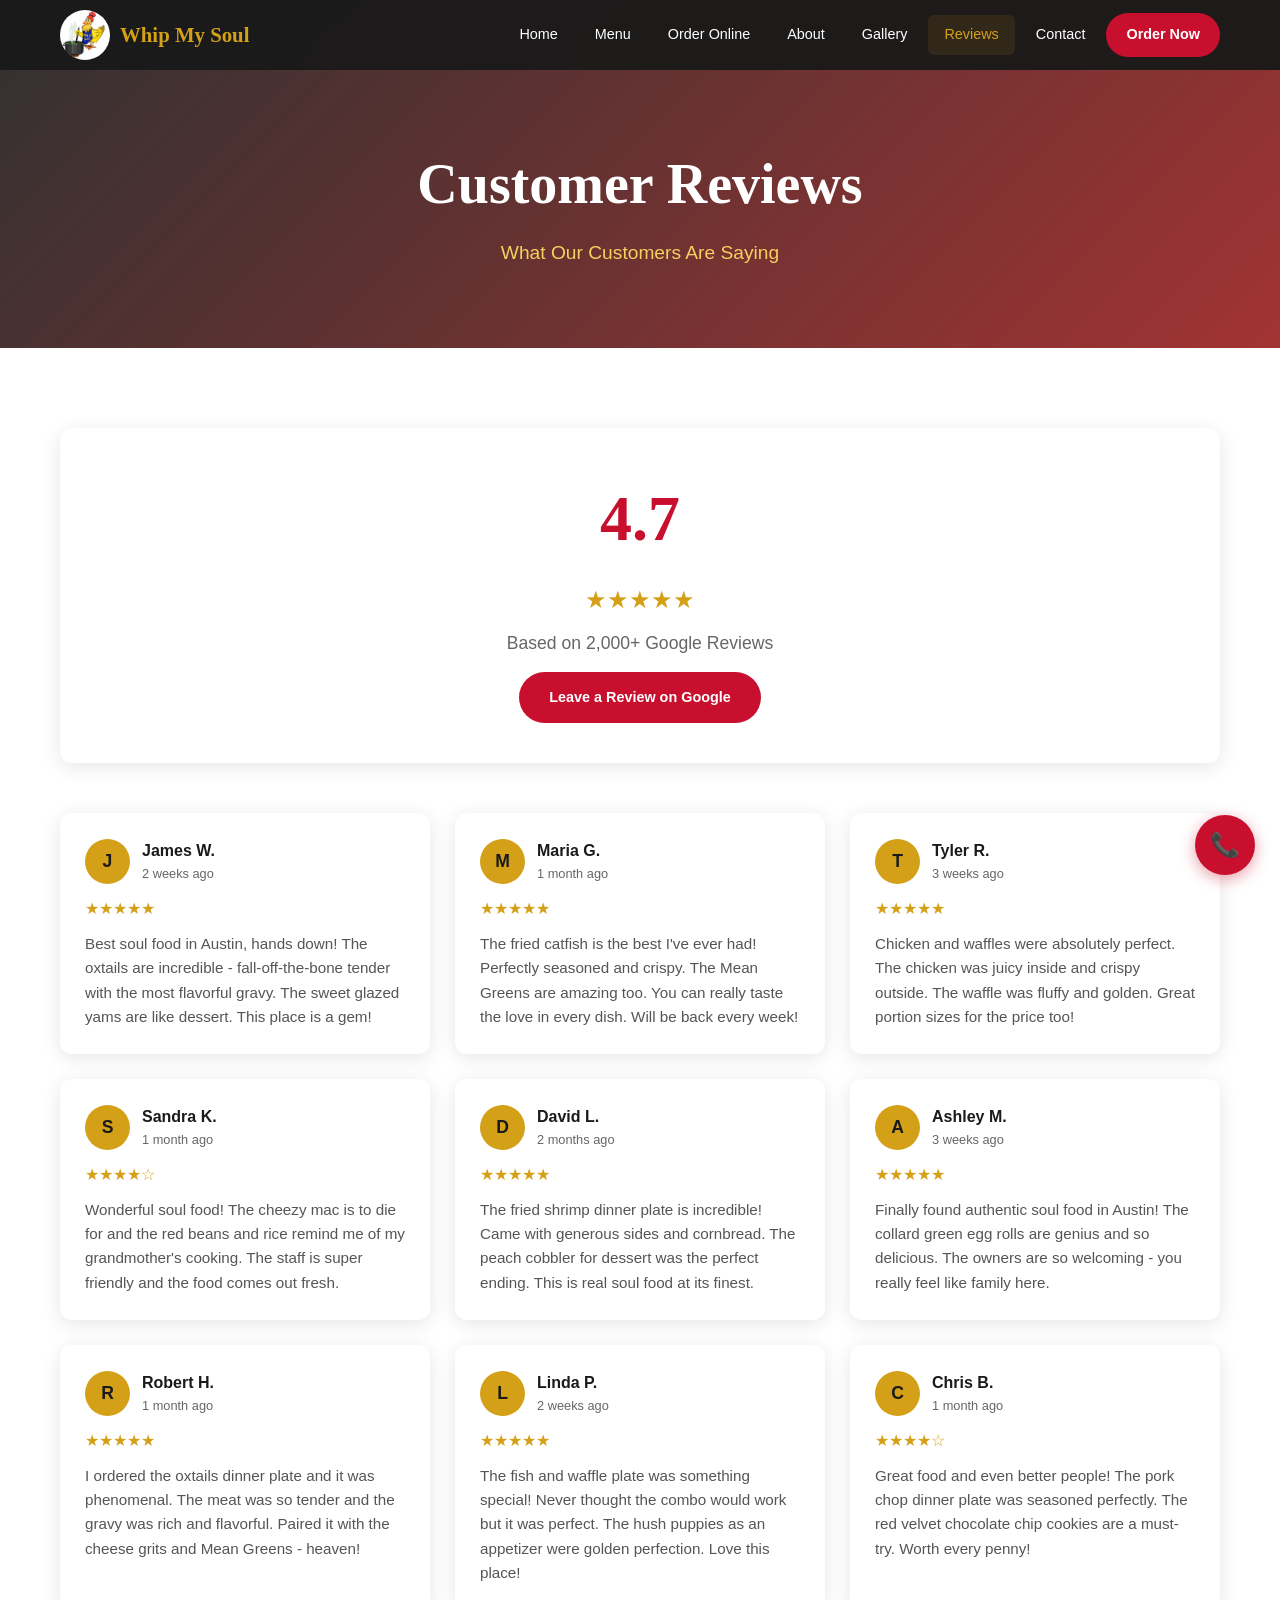
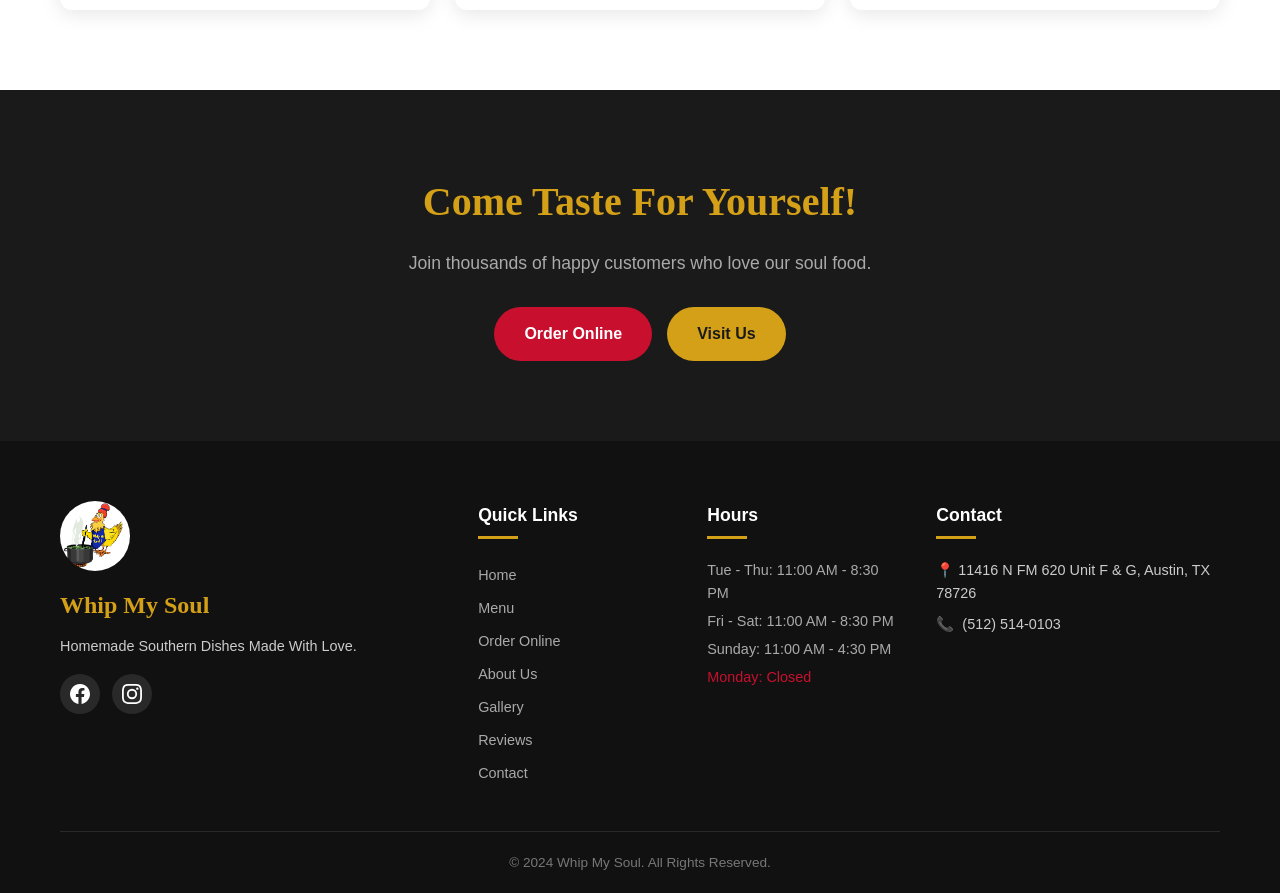
<file: reviews.html>
<!DOCTYPE html>
<html lang="en">
<head>
  <meta charset="UTF-8">
  <meta name="viewport" content="width=device-width, initial-scale=1.0">
  <meta name="description" content="Whip My Soul Reviews - 4.7 star rating from 2000+ Google reviews. Read what customers say about our soul food.">
  <title>Reviews | Whip My Soul - Soul Food Restaurant Austin TX</title>
  <link rel="icon" type="image/png" href="favicon.png">
  <link rel="preconnect" href="https://fonts.googleapis.com/css2?family=Playfair+Display:wght@400;600;700&family=Poppins:wght@300;400;500;600;700&display=swap" rel="stylesheet">
  <link rel="stylesheet" href="css/style.css">
</head>
<body>

  <div class="loading-screen">
    <img src="images/logo.png" alt="Whip My Soul">
    <p>Whip My Soul</p>
  </div>

  <nav class="navbar">
    <div class="nav-container">
      <a href="index.html" class="nav-logo">
        <img src="images/logo.png" alt="Whip My Soul Logo">
        <span>Whip My Soul</span>
      </a>
      <div class="nav-links">
        <a href="index.html">Home</a>
        <a href="menu.html">Menu</a>
        <a href="order.html">Order Online</a>
        <a href="about.html">About</a>
        <a href="gallery.html">Gallery</a>
        <a href="reviews.html" class="active">Reviews</a>
        <a href="contact.html">Contact</a>
        <a href="order.html" class="nav-order-btn">Order Now</a>
      </div>
      <div class="mobile-toggle">
        <span></span><span></span><span></span>
      </div>
    </div>
  </nav>

  <section class="page-hero" style="background-image: linear-gradient(135deg, rgba(26,26,26,0.9), rgba(139,0,0,0.8)), url('https://images.unsplash.com/photo-1414235077428-338989a2e8c0?w=1920&q=80');">
    <h1>Customer Reviews</h1>
    <p>What Our Customers Are Saying</p>
  </section>

  <section class="section">
    <div class="container">

      <!-- Rating Summary -->
      <div class="reviews-summary">
        <div class="rating-number">4.7</div>
        <div class="stars">&#9733;&#9733;&#9733;&#9733;&#9733;</div>
        <p class="review-count">Based on 2,000+ Google Reviews</p>
        <div style="margin-top:15px;">
          <a href="https://www.google.com/maps/place/Whip+My+Soul" target="_blank" rel="noopener" class="btn btn-primary" style="font-size:0.9rem;">Leave a Review on Google</a>
        </div>
      </div>

      <!-- Reviews Grid -->
      <div class="reviews-grid">
        <div class="review-card">
          <div class="review-header">
            <div class="review-avatar">J</div>
            <div>
              <div class="review-name">James W.</div>
              <div class="review-date">2 weeks ago</div>
            </div>
          </div>
          <div class="review-stars">&#9733;&#9733;&#9733;&#9733;&#9733;</div>
          <p class="review-text">Best soul food in Austin, hands down! The oxtails are incredible - fall-off-the-bone tender with the most flavorful gravy. The sweet glazed yams are like dessert. This place is a gem!</p>
        </div>

        <div class="review-card">
          <div class="review-header">
            <div class="review-avatar">M</div>
            <div>
              <div class="review-name">Maria G.</div>
              <div class="review-date">1 month ago</div>
            </div>
          </div>
          <div class="review-stars">&#9733;&#9733;&#9733;&#9733;&#9733;</div>
          <p class="review-text">The fried catfish is the best I've ever had! Perfectly seasoned and crispy. The Mean Greens are amazing too. You can really taste the love in every dish. Will be back every week!</p>
        </div>

        <div class="review-card">
          <div class="review-header">
            <div class="review-avatar">T</div>
            <div>
              <div class="review-name">Tyler R.</div>
              <div class="review-date">3 weeks ago</div>
            </div>
          </div>
          <div class="review-stars">&#9733;&#9733;&#9733;&#9733;&#9733;</div>
          <p class="review-text">Chicken and waffles were absolutely perfect. The chicken was juicy inside and crispy outside. The waffle was fluffy and golden. Great portion sizes for the price too!</p>
        </div>

        <div class="review-card">
          <div class="review-header">
            <div class="review-avatar">S</div>
            <div>
              <div class="review-name">Sandra K.</div>
              <div class="review-date">1 month ago</div>
            </div>
          </div>
          <div class="review-stars">&#9733;&#9733;&#9733;&#9733;&#9734;</div>
          <p class="review-text">Wonderful soul food! The cheezy mac is to die for and the red beans and rice remind me of my grandmother's cooking. The staff is super friendly and the food comes out fresh.</p>
        </div>

        <div class="review-card">
          <div class="review-header">
            <div class="review-avatar">D</div>
            <div>
              <div class="review-name">David L.</div>
              <div class="review-date">2 months ago</div>
            </div>
          </div>
          <div class="review-stars">&#9733;&#9733;&#9733;&#9733;&#9733;</div>
          <p class="review-text">The fried shrimp dinner plate is incredible! Came with generous sides and cornbread. The peach cobbler for dessert was the perfect ending. This is real soul food at its finest.</p>
        </div>

        <div class="review-card">
          <div class="review-header">
            <div class="review-avatar">A</div>
            <div>
              <div class="review-name">Ashley M.</div>
              <div class="review-date">3 weeks ago</div>
            </div>
          </div>
          <div class="review-stars">&#9733;&#9733;&#9733;&#9733;&#9733;</div>
          <p class="review-text">Finally found authentic soul food in Austin! The collard green egg rolls are genius and so delicious. The owners are so welcoming - you really feel like family here.</p>
        </div>

        <div class="review-card">
          <div class="review-header">
            <div class="review-avatar">R</div>
            <div>
              <div class="review-name">Robert H.</div>
              <div class="review-date">1 month ago</div>
            </div>
          </div>
          <div class="review-stars">&#9733;&#9733;&#9733;&#9733;&#9733;</div>
          <p class="review-text">I ordered the oxtails dinner plate and it was phenomenal. The meat was so tender and the gravy was rich and flavorful. Paired it with the cheese grits and Mean Greens - heaven!</p>
        </div>

        <div class="review-card">
          <div class="review-header">
            <div class="review-avatar">L</div>
            <div>
              <div class="review-name">Linda P.</div>
              <div class="review-date">2 weeks ago</div>
            </div>
          </div>
          <div class="review-stars">&#9733;&#9733;&#9733;&#9733;&#9733;</div>
          <p class="review-text">The fish and waffle plate was something special! Never thought the combo would work but it was perfect. The hush puppies as an appetizer were golden perfection. Love this place!</p>
        </div>

        <div class="review-card">
          <div class="review-header">
            <div class="review-avatar">C</div>
            <div>
              <div class="review-name">Chris B.</div>
              <div class="review-date">1 month ago</div>
            </div>
          </div>
          <div class="review-stars">&#9733;&#9733;&#9733;&#9733;&#9734;</div>
          <p class="review-text">Great food and even better people! The pork chop dinner plate was seasoned perfectly. The red velvet chocolate chip cookies are a must-try. Worth every penny!</p>
        </div>
      </div>

    </div>
  </section>

  <!-- CTA -->
  <section class="section section-dark" style="text-align:center;">
    <div class="container">
      <h2 style="font-family:var(--font-heading); font-size:2.5rem; margin-bottom:15px; color:var(--gold);">Come Taste For Yourself!</h2>
      <p style="color:#aaa; font-size:1.1rem; margin-bottom:30px;">Join thousands of happy customers who love our soul food.</p>
      <div style="display:flex; gap:15px; justify-content:center; flex-wrap:wrap;">
        <a href="order.html" class="btn btn-primary">Order Online</a>
        <a href="contact.html" class="btn btn-gold">Visit Us</a>
      </div>
    </div>
  </section>

  <!-- Footer -->
  <footer class="footer">
    <div class="container">
      <div class="footer-grid">
        <div class="footer-brand">
          <img src="images/logo.png" alt="Whip My Soul Logo">
          <h3>Whip My Soul</h3>
          <p>Homemade Southern Dishes Made With Love.</p>
          <div class="social-links">
            <a href="https://facebook.com" target="_blank" rel="noopener" aria-label="Facebook"><svg width="20" height="20" viewBox="0 0 24 24" fill="currentColor"><path d="M24 12.073c0-6.627-5.373-12-12-12s-12 5.373-12 12c0 5.99 4.388 10.954 10.125 11.854v-8.385H7.078v-3.47h3.047V9.43c0-3.007 1.792-4.669 4.533-4.669 1.312 0 2.686.235 2.686.235v2.953H15.83c-1.491 0-1.956.925-1.956 1.874v2.25h3.328l-.532 3.47h-2.796v8.385C19.612 23.027 24 18.062 24 12.073z"/></svg></a>
            <a href="https://instagram.com" target="_blank" rel="noopener" aria-label="Instagram"><svg width="20" height="20" viewBox="0 0 24 24" fill="currentColor"><path d="M12 2.163c3.204 0 3.584.012 4.85.07 3.252.148 4.771 1.691 4.919 4.919.058 1.265.069 1.645.069 4.849 0 3.205-.012 3.584-.069 4.849-.149 3.225-1.664 4.771-4.919 4.919-1.266.058-1.644.07-4.85.07-3.204 0-3.584-.012-4.849-.07-3.26-.149-4.771-1.699-4.919-4.92-.058-1.265-.07-1.644-.07-4.849 0-3.204.013-3.583.07-4.849.149-3.227 1.664-4.771 4.919-4.919 1.266-.057 1.645-.069 4.849-.069zM12 0C8.741 0 8.333.014 7.053.072 2.695.272.273 2.69.073 7.052.014 8.333 0 8.741 0 12c0 3.259.014 3.668.072 4.948.2 4.358 2.618 6.78 6.98 6.98C8.333 23.986 8.741 24 12 24c3.259 0 3.668-.014 4.948-.072 4.354-.2 6.782-2.618 6.979-6.98.059-1.28.073-1.689.073-4.948 0-3.259-.014-3.667-.072-4.947-.196-4.354-2.617-6.78-6.979-6.98C15.668.014 15.259 0 12 0zm0 5.838a6.162 6.162 0 100 12.324 6.162 6.162 0 000-12.324zM12 16a4 4 0 110-8 4 4 0 010 8zm6.406-11.845a1.44 1.44 0 100 2.881 1.44 1.44 0 000-2.881z"/></svg></a>
          </div>
        </div>
        <div>
          <h4>Quick Links</h4>
          <div class="footer-links">
            <a href="index.html">Home</a><a href="menu.html">Menu</a><a href="order.html">Order Online</a><a href="about.html">About Us</a><a href="gallery.html">Gallery</a><a href="reviews.html">Reviews</a><a href="contact.html">Contact</a>
          </div>
        </div>
        <div>
          <h4>Hours</h4>
          <div class="footer-links" id="footer-hours">
            <!-- Dynamically rendered from localStorage by js/data.js -->
          </div>
        </div>
        <div class="footer-contact">
          <h4>Contact</h4>
          <p>&#128205; 11416 N FM 620 Unit F &amp; G, Austin, TX 78726</p>
          <p>&#128222; <a href="tel:+15125140103">(512) 514-0103</a></p>
        </div>
      </div>
      <div class="footer-bottom">
        <p>&copy; 2024 Whip My Soul. All Rights Reserved.</p>
      </div>
    </div>
  </footer>

  <a href="tel:+15125140103" class="click-to-call" aria-label="Call us">&#128222;</a>
  <script src="js/data.js" defer></script>
  <script src="js/main.js" defer></script>
</body>
</html>
</file>
<file: css/style.css>
/* ===== CSS Variables ===== */
:root {
  --primary: #C8102E;
  --primary-dark: #8B0000;
  --gold: #D4A017;
  --gold-light: #F5D060;
  --dark: #1a1a1a;
  --dark-bg: #111;
  --cream: #FFF8F0;
  --white: #ffffff;
  --gray: #666;
  --gray-light: #f5f5f5;
  --shadow: 0 4px 20px rgba(0,0,0,0.1);
  --shadow-lg: 0 8px 40px rgba(0,0,0,0.15);
  --radius: 12px;
  --transition: all 0.3s ease;
  --font-heading: 'Playfair Display', Georgia, serif;
  --font-body: 'Poppins', Arial, sans-serif;
}

/* ===== Reset ===== */
*, *::before, *::after {
  margin: 0;
  padding: 0;
  box-sizing: border-box;
}

html {
  scroll-behavior: smooth;
  font-size: 16px;
}

body {
  font-family: var(--font-body);
  color: var(--dark);
  background: var(--white);
  line-height: 1.6;
  overflow-x: hidden;
}

a {
  text-decoration: none;
  color: inherit;
  transition: var(--transition);
}

ul { list-style: none; }
img { max-width: 100%; height: auto; display: block; }

.container {
  max-width: 1200px;
  margin: 0 auto;
  padding: 0 20px;
}

/* ===== Loading Screen ===== */
.loading-screen {
  position: fixed;
  top: 0; left: 0;
  width: 100%; height: 100%;
  background: var(--dark);
  display: flex;
  flex-direction: column;
  align-items: center;
  justify-content: center;
  z-index: 10000;
  transition: opacity 0.5s ease, visibility 0.5s ease;
}

.loading-screen.hidden {
  opacity: 0;
  visibility: hidden;
}

.loading-screen img {
  width: 120px;
  height: 120px;
  object-fit: contain;
  animation: pulse 1.5s ease-in-out infinite;
  border-radius: 50%;
}

.loading-screen p {
  color: var(--gold);
  font-family: var(--font-heading);
  font-size: 1.5rem;
  margin-top: 1rem;
}

@keyframes pulse {
  0%, 100% { transform: scale(1); opacity: 1; }
  50% { transform: scale(1.1); opacity: 0.8; }
}

/* ===== Navigation ===== */
.navbar {
  position: fixed;
  top: 0; left: 0;
  width: 100%;
  z-index: 1000;
  background: rgba(26, 26, 26, 0.95);
  backdrop-filter: blur(10px);
  padding: 0;
  transition: var(--transition);
}

.navbar.scrolled {
  box-shadow: 0 2px 20px rgba(0,0,0,0.3);
}

.nav-container {
  max-width: 1200px;
  margin: 0 auto;
  padding: 0 20px;
  display: flex;
  align-items: center;
  justify-content: space-between;
  height: 70px;
}

.nav-logo {
  display: flex;
  align-items: center;
  gap: 10px;
}

.nav-logo img {
  width: 50px;
  height: 50px;
  border-radius: 50%;
  object-fit: cover;
}

.nav-logo span {
  font-family: var(--font-heading);
  font-size: 1.3rem;
  color: var(--gold);
  font-weight: 700;
}

.nav-links {
  display: flex;
  align-items: center;
  gap: 5px;
}

.nav-links a {
  color: var(--white);
  padding: 8px 16px;
  font-size: 0.9rem;
  font-weight: 500;
  border-radius: 6px;
  transition: var(--transition);
}

.nav-links a:hover,
.nav-links a.active {
  color: var(--gold);
  background: rgba(212, 160, 23, 0.1);
}

.nav-order-btn {
  background: var(--primary) !important;
  color: var(--white) !important;
  padding: 10px 20px !important;
  border-radius: 25px !important;
  font-weight: 600 !important;
}

.nav-order-btn:hover {
  background: var(--primary-dark) !important;
  transform: translateY(-2px);
}

.mobile-toggle {
  display: none;
  flex-direction: column;
  gap: 5px;
  cursor: pointer;
  padding: 5px;
  z-index: 1001;
}

.mobile-toggle span {
  width: 25px;
  height: 3px;
  background: var(--white);
  border-radius: 3px;
  transition: var(--transition);
}

.mobile-toggle.active span:nth-child(1) {
  transform: rotate(45deg) translate(5px, 6px);
}

.mobile-toggle.active span:nth-child(2) {
  opacity: 0;
}

.mobile-toggle.active span:nth-child(3) {
  transform: rotate(-45deg) translate(5px, -6px);
}

/* ===== Hero Section ===== */
.hero {
  position: relative;
  min-height: 100vh;
  display: flex;
  align-items: center;
  justify-content: center;
  text-align: center;
  background: linear-gradient(135deg, rgba(26,26,26,0.85) 0%, rgba(139,0,0,0.7) 100%),
    url('https://images.unsplash.com/photo-1504674900247-0877df9cc836?w=1920&q=80') center/cover no-repeat;
  color: var(--white);
  padding: 120px 20px 80px;
}

.hero::before {
  content: '';
  position: absolute;
  bottom: 0; left: 0;
  width: 100%; height: 150px;
  background: linear-gradient(transparent, var(--white));
}

.hero-content {
  position: relative;
  z-index: 1;
  max-width: 800px;
}

.hero-logo {
  width: 130px;
  height: 130px;
  border-radius: 50%;
  object-fit: cover;
  margin: 0 auto 1.5rem;
  border: 4px solid var(--gold);
  box-shadow: 0 0 30px rgba(212, 160, 23, 0.3);
}

.hero h1 {
  font-family: var(--font-heading);
  font-size: 4rem;
  font-weight: 700;
  margin-bottom: 0.5rem;
  text-shadow: 2px 2px 4px rgba(0,0,0,0.3);
}

.hero h1 .accent {
  color: var(--gold);
}

.hero .tagline {
  font-size: 1.4rem;
  color: var(--gold-light);
  font-style: italic;
  margin-bottom: 2rem;
  font-weight: 300;
}

.hero-buttons {
  display: flex;
  gap: 15px;
  justify-content: center;
  flex-wrap: wrap;
}

/* ===== Buttons ===== */
.btn {
  display: inline-flex;
  align-items: center;
  gap: 8px;
  padding: 14px 30px;
  border-radius: 50px;
  font-weight: 600;
  font-size: 1rem;
  cursor: pointer;
  transition: var(--transition);
  border: none;
  font-family: var(--font-body);
}

.btn-primary {
  background: var(--primary);
  color: var(--white);
}

.btn-primary:hover {
  background: var(--primary-dark);
  transform: translateY(-3px);
  box-shadow: 0 6px 20px rgba(200, 16, 46, 0.4);
}

.btn-gold {
  background: var(--gold);
  color: var(--dark);
}

.btn-gold:hover {
  background: var(--gold-light);
  transform: translateY(-3px);
  box-shadow: 0 6px 20px rgba(212, 160, 23, 0.4);
}

.btn-outline {
  background: transparent;
  color: var(--white);
  border: 2px solid var(--white);
}

.btn-outline:hover {
  background: var(--white);
  color: var(--dark);
  transform: translateY(-3px);
}

.btn-dark {
  background: var(--dark);
  color: var(--white);
}

.btn-dark:hover {
  background: #333;
  transform: translateY(-3px);
}

/* ===== Section Styles ===== */
.section {
  padding: 80px 0;
}

.section-dark {
  background: var(--dark);
  color: var(--white);
}

.section-cream {
  background: var(--cream);
}

.section-header {
  text-align: center;
  margin-bottom: 50px;
}

.section-header h2 {
  font-family: var(--font-heading);
  font-size: 2.8rem;
  margin-bottom: 0.5rem;
  color: var(--dark);
}

.section-dark .section-header h2 {
  color: var(--white);
}

.section-header .divider {
  width: 80px;
  height: 4px;
  background: var(--gold);
  margin: 15px auto;
  border-radius: 2px;
}

.section-header p {
  color: var(--gray);
  font-size: 1.1rem;
  max-width: 600px;
  margin: 0 auto;
}

.section-dark .section-header p {
  color: #aaa;
}

/* ===== Popular Dishes ===== */
.dishes-grid {
  display: grid;
  grid-template-columns: repeat(3, 1fr);
  gap: 30px;
}

.dish-card {
  background: var(--white);
  border-radius: var(--radius);
  overflow: hidden;
  box-shadow: var(--shadow);
  transition: var(--transition);
  cursor: pointer;
}

.dish-card:hover {
  transform: translateY(-10px);
  box-shadow: var(--shadow-lg);
}

.dish-card-img {
  width: 100%;
  height: 220px;
  object-fit: cover;
  transition: var(--transition);
}

.dish-card:hover .dish-card-img {
  transform: scale(1.05);
}

.dish-card-img-wrapper {
  overflow: hidden;
  position: relative;
}

.dish-card-body {
  padding: 20px;
  text-align: center;
}

.dish-card-body h3 {
  font-family: var(--font-heading);
  font-size: 1.3rem;
  margin-bottom: 5px;
}

.dish-card-body p {
  color: var(--gray);
  font-size: 0.9rem;
}

/* ===== Info Bar ===== */
.info-bar {
  display: grid;
  grid-template-columns: repeat(4, 1fr);
  gap: 30px;
  padding: 60px 0;
}

.info-item {
  text-align: center;
}

.info-item .icon {
  font-size: 2.5rem;
  margin-bottom: 10px;
}

.info-item h3 {
  font-family: var(--font-heading);
  font-size: 1.2rem;
  margin-bottom: 5px;
  color: var(--gold);
}

.info-item p {
  font-size: 0.95rem;
  color: #ccc;
}

/* ===== Menu Page ===== */
.page-hero {
  background: linear-gradient(135deg, rgba(26,26,26,0.9), rgba(139,0,0,0.8)),
    url('https://images.unsplash.com/photo-1555939594-58d7cb561ad1?w=1920&q=80') center/cover no-repeat;
  color: var(--white);
  text-align: center;
  padding: 140px 20px 80px;
}

.page-hero h1 {
  font-family: var(--font-heading);
  font-size: 3.5rem;
  margin-bottom: 0.5rem;
}

.page-hero p {
  font-size: 1.2rem;
  color: var(--gold-light);
}

.menu-section {
  margin-bottom: 50px;
}

.menu-section-title {
  font-family: var(--font-heading);
  font-size: 2rem;
  color: var(--primary);
  margin-bottom: 25px;
  padding-bottom: 10px;
  border-bottom: 3px solid var(--gold);
  display: inline-block;
}

.menu-grid {
  display: grid;
  grid-template-columns: repeat(2, 1fr);
  gap: 20px;
}

.menu-item {
  display: flex;
  justify-content: space-between;
  align-items: center;
  padding: 18px 22px;
  background: var(--white);
  border-radius: var(--radius);
  box-shadow: var(--shadow);
  transition: var(--transition);
}

.menu-item:hover {
  transform: translateX(5px);
  box-shadow: var(--shadow-lg);
  border-left: 4px solid var(--gold);
}

.menu-item-info h4 {
  font-size: 1.05rem;
  margin-bottom: 3px;
}

.menu-item-info p {
  color: var(--gray);
  font-size: 0.85rem;
}

.menu-item-price {
  font-family: var(--font-heading);
  font-size: 1.3rem;
  color: var(--primary);
  font-weight: 700;
  white-space: nowrap;
  margin-left: 15px;
}

/* ===== Order Page ===== */
.order-options {
  display: grid;
  grid-template-columns: repeat(2, 1fr);
  gap: 30px;
  margin-bottom: 60px;
}

.order-type-card {
  background: var(--white);
  border-radius: var(--radius);
  padding: 40px;
  text-align: center;
  box-shadow: var(--shadow);
  transition: var(--transition);
  border: 3px solid transparent;
}

.order-type-card:hover {
  border-color: var(--gold);
  transform: translateY(-5px);
}

.order-type-card .icon {
  font-size: 3rem;
  margin-bottom: 15px;
}

.order-type-card h3 {
  font-family: var(--font-heading);
  font-size: 1.5rem;
  margin-bottom: 10px;
}

.order-type-card p {
  color: var(--gray);
  margin-bottom: 20px;
}

.delivery-platforms {
  display: grid;
  grid-template-columns: repeat(2, 1fr);
  gap: 25px;
}

.platform-card {
  background: var(--white);
  border-radius: var(--radius);
  padding: 30px;
  text-align: center;
  box-shadow: var(--shadow);
  transition: var(--transition);
  border: 2px solid var(--gray-light);
}

.platform-card:hover {
  border-color: var(--primary);
  transform: translateY(-8px);
  box-shadow: var(--shadow-lg);
}

.platform-card h3 {
  font-size: 1.4rem;
  margin-bottom: 10px;
  font-weight: 700;
}

.platform-card p {
  color: var(--gray);
  margin-bottom: 20px;
  font-size: 0.9rem;
}

/* ===== About Page ===== */
.about-content {
  display: grid;
  grid-template-columns: 1fr 1fr;
  gap: 60px;
  align-items: center;
}

.about-text h3 {
  font-family: var(--font-heading);
  font-size: 1.8rem;
  margin-bottom: 1rem;
  color: var(--primary);
}

.about-text p {
  color: var(--gray);
  margin-bottom: 1rem;
  font-size: 1.05rem;
  line-height: 1.8;
}

.about-image {
  border-radius: var(--radius);
  overflow: hidden;
  box-shadow: var(--shadow-lg);
}

.about-image img {
  width: 100%;
  height: 400px;
  object-fit: cover;
}

.about-values {
  display: grid;
  grid-template-columns: repeat(3, 1fr);
  gap: 30px;
  margin-top: 40px;
}

.value-card {
  text-align: center;
  padding: 30px 20px;
  background: var(--white);
  border-radius: var(--radius);
  box-shadow: var(--shadow);
}

.value-card .icon {
  font-size: 2.5rem;
  margin-bottom: 15px;
}

.value-card h4 {
  font-family: var(--font-heading);
  font-size: 1.2rem;
  margin-bottom: 10px;
}

.value-card p {
  color: var(--gray);
  font-size: 0.9rem;
}

/* ===== Gallery Page ===== */
.gallery-grid {
  display: grid;
  grid-template-columns: repeat(3, 1fr);
  gap: 20px;
}

.gallery-item {
  border-radius: var(--radius);
  overflow: hidden;
  cursor: pointer;
  position: relative;
  aspect-ratio: 1;
}

.gallery-item img {
  width: 100%;
  height: 100%;
  object-fit: cover;
  transition: var(--transition);
}

.gallery-item:hover img {
  transform: scale(1.1);
}

.gallery-item::after {
  content: '🔍';
  position: absolute;
  top: 50%; left: 50%;
  transform: translate(-50%, -50%) scale(0);
  font-size: 2rem;
  transition: var(--transition);
  background: rgba(0,0,0,0.5);
  width: 60px; height: 60px;
  border-radius: 50%;
  display: flex;
  align-items: center;
  justify-content: center;
}

.gallery-item:hover::after {
  transform: translate(-50%, -50%) scale(1);
}

/* Gallery Lightbox */
.lightbox {
  display: none;
  position: fixed;
  top: 0; left: 0;
  width: 100%; height: 100%;
  background: rgba(0,0,0,0.9);
  z-index: 10000;
  align-items: center;
  justify-content: center;
}

.lightbox.active {
  display: flex;
}

.lightbox img {
  max-width: 90%;
  max-height: 90%;
  border-radius: var(--radius);
}

.lightbox-close {
  position: absolute;
  top: 20px; right: 30px;
  color: var(--white);
  font-size: 2rem;
  cursor: pointer;
  background: none;
  border: none;
  padding: 10px;
}

/* ===== Reviews Page ===== */
.reviews-summary {
  text-align: center;
  margin-bottom: 50px;
  padding: 40px;
  background: var(--white);
  border-radius: var(--radius);
  box-shadow: var(--shadow);
}

.reviews-summary .rating-number {
  font-family: var(--font-heading);
  font-size: 4rem;
  color: var(--primary);
  font-weight: 700;
}

.stars {
  color: var(--gold);
  font-size: 1.5rem;
  margin: 10px 0;
}

.reviews-summary .review-count {
  color: var(--gray);
  font-size: 1.1rem;
}

.reviews-grid {
  display: grid;
  grid-template-columns: repeat(3, 1fr);
  gap: 25px;
}

.review-card {
  background: var(--white);
  border-radius: var(--radius);
  padding: 25px;
  box-shadow: var(--shadow);
  transition: var(--transition);
}

.review-card:hover {
  transform: translateY(-5px);
  box-shadow: var(--shadow-lg);
}

.review-header {
  display: flex;
  align-items: center;
  gap: 12px;
  margin-bottom: 12px;
}

.review-avatar {
  width: 45px; height: 45px;
  border-radius: 50%;
  background: var(--gold);
  display: flex;
  align-items: center;
  justify-content: center;
  font-weight: 700;
  color: var(--dark);
  font-size: 1.1rem;
}

.review-name {
  font-weight: 600;
}

.review-date {
  color: var(--gray);
  font-size: 0.8rem;
}

.review-stars {
  color: var(--gold);
  margin-bottom: 10px;
}

.review-text {
  color: #555;
  font-size: 0.95rem;
  line-height: 1.6;
}

/* ===== Contact Page ===== */
.contact-grid {
  display: grid;
  grid-template-columns: 1fr 1fr;
  gap: 40px;
}

.contact-info-card {
  background: var(--white);
  border-radius: var(--radius);
  padding: 30px;
  box-shadow: var(--shadow);
  margin-bottom: 20px;
}

.contact-info-card .icon {
  font-size: 2rem;
  margin-bottom: 10px;
}

.contact-info-card h3 {
  font-family: var(--font-heading);
  font-size: 1.3rem;
  margin-bottom: 10px;
}

.contact-info-card p,
.contact-info-card a {
  color: var(--gray);
  font-size: 1rem;
  line-height: 1.8;
}

.contact-info-card a:hover {
  color: var(--primary);
}

.contact-map {
  border-radius: var(--radius);
  overflow: hidden;
  box-shadow: var(--shadow);
  height: 100%;
  min-height: 400px;
}

.contact-map iframe {
  width: 100%;
  height: 100%;
  border: 0;
  min-height: 400px;
}

.hours-table {
  width: 100%;
  border-collapse: collapse;
}

.hours-table tr {
  border-bottom: 1px solid #eee;
}

.hours-table td {
  padding: 10px 0;
  font-size: 0.95rem;
}

.hours-table td:first-child {
  font-weight: 600;
}

.hours-table td:last-child {
  text-align: right;
  color: var(--gray);
}

.hours-table .closed {
  color: var(--primary);
}

/* ===== Click to Call ===== */
.click-to-call {
  position: fixed;
  bottom: 25px;
  right: 25px;
  width: 60px;
  height: 60px;
  background: var(--primary);
  color: var(--white);
  border-radius: 50%;
  display: flex;
  align-items: center;
  justify-content: center;
  font-size: 1.5rem;
  box-shadow: 0 4px 15px rgba(200, 16, 46, 0.4);
  z-index: 999;
  transition: var(--transition);
  cursor: pointer;
}

.click-to-call:hover {
  transform: scale(1.1);
  box-shadow: 0 6px 25px rgba(200, 16, 46, 0.6);
}

/* ===== Footer ===== */
.footer {
  background: var(--dark-bg);
  color: #ccc;
  padding: 60px 0 20px;
}

.footer-grid {
  display: grid;
  grid-template-columns: 2fr 1fr 1fr 1.5fr;
  gap: 40px;
  margin-bottom: 40px;
}

.footer-brand img {
  width: 70px;
  height: 70px;
  border-radius: 50%;
  object-fit: cover;
  margin-bottom: 15px;
}

.footer-brand h3 {
  font-family: var(--font-heading);
  font-size: 1.5rem;
  color: var(--gold);
  margin-bottom: 10px;
}

.footer-brand p {
  font-size: 0.9rem;
  line-height: 1.7;
}

.footer h4 {
  color: var(--white);
  font-size: 1.1rem;
  margin-bottom: 20px;
  position: relative;
  padding-bottom: 10px;
}

.footer h4::after {
  content: '';
  position: absolute;
  bottom: 0; left: 0;
  width: 40px; height: 3px;
  background: var(--gold);
}

.footer-links a {
  display: block;
  color: #aaa;
  padding: 5px 0;
  font-size: 0.9rem;
}

.footer-links a:hover {
  color: var(--gold);
  padding-left: 5px;
}

.footer-contact p {
  font-size: 0.9rem;
  margin-bottom: 8px;
  display: flex;
  align-items: flex-start;
  gap: 8px;
}

.social-links {
  display: flex;
  gap: 12px;
  margin-top: 15px;
}

.social-links a {
  width: 40px;
  height: 40px;
  border-radius: 50%;
  background: rgba(255,255,255,0.1);
  display: flex;
  align-items: center;
  justify-content: center;
  color: var(--white);
  font-size: 1.1rem;
  transition: var(--transition);
}

.social-links a:hover {
  background: var(--gold);
  color: var(--dark);
  transform: translateY(-3px);
}

.footer-bottom {
  border-top: 1px solid rgba(255,255,255,0.1);
  padding-top: 20px;
  text-align: center;
  font-size: 0.85rem;
  color: #777;
}

/* ===== Admin Dashboard ===== */
.admin-layout {
  display: flex;
  min-height: 100vh;
  padding-top: 70px;
}

.admin-sidebar {
  width: 260px;
  background: var(--dark);
  padding: 30px 20px;
  position: fixed;
  top: 70px;
  left: 0;
  bottom: 0;
  overflow-y: auto;
}

.admin-sidebar h3 {
  color: var(--gold);
  font-family: var(--font-heading);
  font-size: 1.2rem;
  margin-bottom: 25px;
  padding-bottom: 15px;
  border-bottom: 2px solid rgba(255,255,255,0.1);
}

.admin-sidebar a {
  display: flex;
  align-items: center;
  gap: 10px;
  color: #aaa;
  padding: 12px 15px;
  border-radius: 8px;
  font-size: 0.95rem;
  margin-bottom: 5px;
  transition: var(--transition);
}

.admin-sidebar a:hover,
.admin-sidebar a.active {
  color: var(--white);
  background: rgba(212, 160, 23, 0.15);
}

.admin-main {
  flex: 1;
  margin-left: 260px;
  padding: 30px;
  background: var(--gray-light);
  min-height: calc(100vh - 70px);
}

.admin-card {
  background: var(--white);
  border-radius: var(--radius);
  padding: 25px;
  box-shadow: var(--shadow);
  margin-bottom: 25px;
}

.admin-card h3 {
  font-family: var(--font-heading);
  font-size: 1.4rem;
  margin-bottom: 20px;
  color: var(--dark);
  padding-bottom: 15px;
  border-bottom: 2px solid var(--gray-light);
}

.admin-table {
  width: 100%;
  border-collapse: collapse;
}

.admin-table th {
  text-align: left;
  padding: 12px 15px;
  background: var(--gray-light);
  font-size: 0.85rem;
  text-transform: uppercase;
  letter-spacing: 1px;
  color: var(--gray);
}

.admin-table td {
  padding: 12px 15px;
  border-bottom: 1px solid #eee;
  font-size: 0.95rem;
}

.admin-table tr:hover {
  background: #fafafa;
}

.admin-btn {
  padding: 6px 14px;
  border: none;
  border-radius: 6px;
  cursor: pointer;
  font-size: 0.85rem;
  font-weight: 500;
  transition: var(--transition);
  margin-right: 5px;
}

.admin-btn-edit {
  background: var(--gold);
  color: var(--dark);
}

.admin-btn-delete {
  background: var(--primary);
  color: var(--white);
}

.admin-btn-add {
  background: var(--primary);
  color: var(--white);
  padding: 10px 20px;
  font-size: 0.95rem;
  border-radius: 8px;
}

.admin-form-group {
  margin-bottom: 20px;
}

.admin-form-group label {
  display: block;
  font-weight: 600;
  margin-bottom: 8px;
  font-size: 0.9rem;
}

.admin-form-group input,
.admin-form-group textarea,
.admin-form-group select {
  width: 100%;
  padding: 10px 15px;
  border: 2px solid #eee;
  border-radius: 8px;
  font-size: 0.95rem;
  font-family: var(--font-body);
  transition: var(--transition);
}

.admin-form-group input:focus,
.admin-form-group textarea:focus,
.admin-form-group select:focus {
  border-color: var(--gold);
  outline: none;
}

.admin-section {
  display: none;
}

.admin-section.active {
  display: block;
}

/* Admin Modal */
.admin-modal {
  display: none;
  position: fixed;
  top: 0; left: 0;
  width: 100%; height: 100%;
  background: rgba(0,0,0,0.5);
  z-index: 10000;
  align-items: center;
  justify-content: center;
}

.admin-modal.active {
  display: flex;
}

.admin-modal-content {
  background: var(--white);
  border-radius: var(--radius);
  padding: 30px;
  width: 90%;
  max-width: 500px;
  max-height: 80vh;
  overflow-y: auto;
}

.admin-modal-content h3 {
  margin-bottom: 20px;
}

.admin-stats {
  display: grid;
  grid-template-columns: repeat(4, 1fr);
  gap: 20px;
  margin-bottom: 30px;
}

.stat-card {
  background: var(--white);
  border-radius: var(--radius);
  padding: 20px;
  text-align: center;
  box-shadow: var(--shadow);
}

.stat-card .number {
  font-family: var(--font-heading);
  font-size: 2.5rem;
  color: var(--primary);
  font-weight: 700;
}

.stat-card .label {
  color: var(--gray);
  font-size: 0.85rem;
  margin-top: 5px;
}

/* ===== Responsive ===== */
@media (max-width: 1024px) {
  .dishes-grid { grid-template-columns: repeat(2, 1fr); }
  .reviews-grid { grid-template-columns: repeat(2, 1fr); }
  .footer-grid { grid-template-columns: repeat(2, 1fr); }
  .info-bar { grid-template-columns: repeat(2, 1fr); }
  .admin-stats { grid-template-columns: repeat(2, 1fr); }
}

@media (max-width: 768px) {
  .mobile-toggle { display: flex; }

  .nav-links {
    position: fixed;
    top: 0; right: -100%;
    width: 280px;
    height: 100vh;
    background: var(--dark);
    flex-direction: column;
    padding: 80px 30px 30px;
    gap: 5px;
    transition: right 0.3s ease;
    box-shadow: -5px 0 30px rgba(0,0,0,0.3);
  }

  .nav-links.active {
    right: 0;
  }

  .nav-links a {
    width: 100%;
    padding: 12px 15px;
    font-size: 1rem;
  }

  .hero h1 { font-size: 2.5rem; }
  .hero .tagline { font-size: 1.1rem; }
  .hero-logo { width: 100px; height: 100px; }

  .dishes-grid { grid-template-columns: 1fr; }
  .menu-grid { grid-template-columns: 1fr; }
  .order-options { grid-template-columns: 1fr; }
  .delivery-platforms { grid-template-columns: 1fr; }
  .about-content { grid-template-columns: 1fr; }
  .about-values { grid-template-columns: 1fr; }
  .gallery-grid { grid-template-columns: repeat(2, 1fr); }
  .reviews-grid { grid-template-columns: 1fr; }
  .contact-grid { grid-template-columns: 1fr; }
  .footer-grid { grid-template-columns: 1fr; }
  .info-bar { grid-template-columns: 1fr; }

  .page-hero h1 { font-size: 2.2rem; }
  .section-header h2 { font-size: 2rem; }

  .hero-buttons { flex-direction: column; align-items: center; }

  /* Admin responsive */
  .admin-sidebar {
    transform: translateX(-100%);
    z-index: 100;
    transition: var(--transition);
  }

  .admin-sidebar.active {
    transform: translateX(0);
  }

  .admin-main {
    margin-left: 0;
    padding: 20px;
  }

  .admin-stats { grid-template-columns: 1fr 1fr; }
}

@media (max-width: 480px) {
  .hero h1 { font-size: 2rem; }
  .gallery-grid { grid-template-columns: 1fr; }
  .admin-stats { grid-template-columns: 1fr; }
}
</file>
